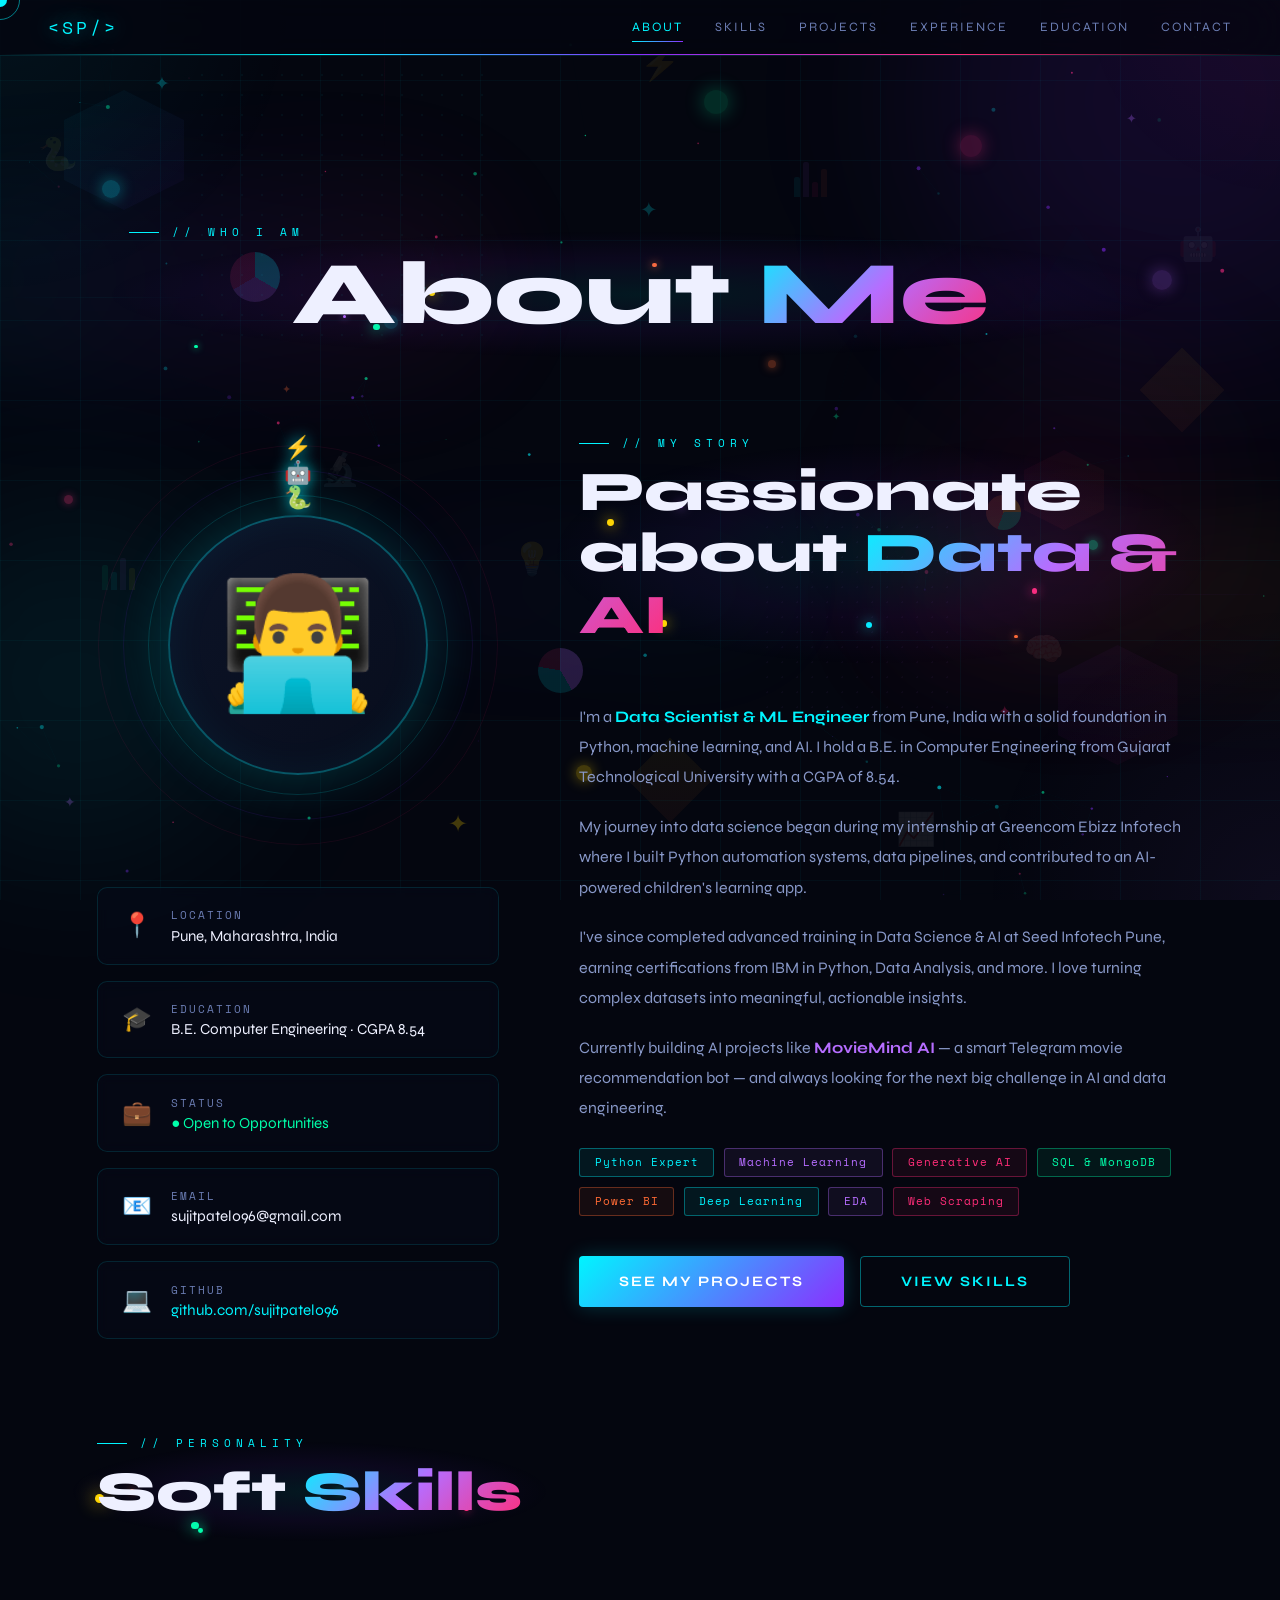
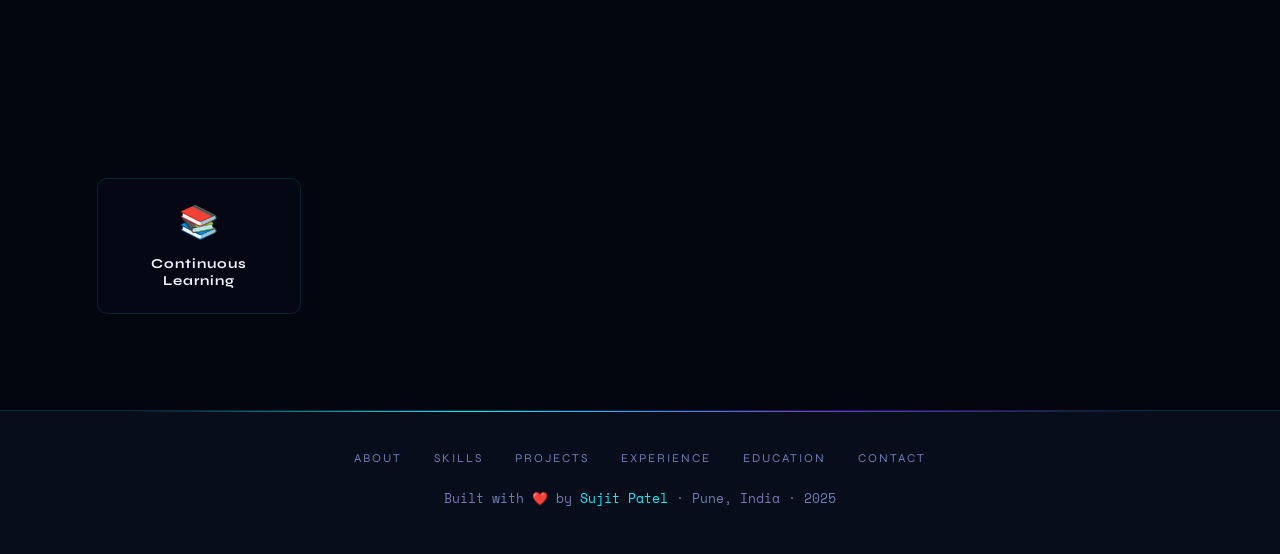
<file: about.html>
<!DOCTYPE html>
<html lang="en">
<head>
<meta charset="UTF-8"><meta name="viewport" content="width=device-width, initial-scale=1.0">
<title>About — Sujit Patel</title>
<link rel="stylesheet" href="style.css">
<style>
  .about-hero { padding:8rem 2rem 2rem;text-align:center;position:relative; }
  .page-title { font-size:clamp(3rem,7vw,6rem);font-weight:800;line-height:1; }
  .page-title span { background:linear-gradient(135deg,var(--cyan),var(--violet2),var(--pink));-webkit-background-clip:text;-webkit-text-fill-color:transparent;background-clip:text; }

  .about-grid { display:grid;grid-template-columns:1fr 1.5fr;gap:5rem;align-items:start;margin-top:4rem; }

  /* Avatar */
  .avatar-wrap { position:relative;display:flex;justify-content:center;align-items:center; }
  .avatar-bg { width:320px;height:320px;position:relative;margin:0 auto; }
  .avatar-circle {
    width:260px;height:260px;border-radius:50%;
    background:linear-gradient(135deg,var(--bg3),var(--bg2));
    border:2px solid rgba(0,245,255,0.3);
    display:flex;align-items:center;justify-content:center;
    font-size:8rem;position:absolute;top:50%;left:50%;
    transform:translate(-50%,-50%);
    box-shadow:0 0 60px rgba(0,245,255,0.2),inset 0 0 40px rgba(0,245,255,0.05);
    animation:avatarPulse 4s ease-in-out infinite;z-index:2;
  }
  @keyframes avatarPulse { 0%,100%{box-shadow:0 0 40px rgba(0,245,255,0.15)}50%{box-shadow:0 0 100px rgba(0,245,255,0.4),0 0 40px rgba(139,47,255,0.2)} }

  .orbit { position:absolute;top:50%;left:50%;border-radius:50%;border:1px solid; }
  .orbit1 { width:300px;height:300px;border-color:rgba(0,245,255,0.15);transform:translate(-50%,-50%);animation:spin 15s linear infinite; }
  .orbit2 { width:350px;height:350px;border-color:rgba(139,47,255,0.1);transform:translate(-50%,-50%);animation:spinReverse 22s linear infinite; }
  .orbit3 { width:400px;height:400px;border-color:rgba(255,45,120,0.08);transform:translate(-50%,-50%);animation:spin 30s linear infinite; }
  .orbit-icon { position:absolute;top:-12px;left:50%;transform:translateX(-50%);font-size:1.4rem;filter:drop-shadow(0 0 8px rgba(0,245,255,0.8)); }

  /* Info cards */
  .info-card { background:rgba(8,13,28,0.8);border:1px solid var(--border);border-radius:10px;padding:1.2rem 1.5rem;margin-bottom:1rem;display:flex;align-items:center;gap:1.2rem;transition:border-color 0.3s,transform 0.3s; }
  .info-card:hover { border-color:rgba(0,245,255,0.3);transform:translateX(6px); }
  .info-icon { font-size:1.5rem;flex-shrink:0; }
  .info-label { font-size:0.68rem;color:var(--muted);letter-spacing:2px;text-transform:uppercase;margin-bottom:0.2rem;font-family:'Space Mono',monospace; }
  .info-value { font-size:0.95rem;color:var(--text); }

  .about-text p { color:#8898c8;line-height:1.9;font-size:1rem;margin-bottom:1.2rem; }

  .badges-wrap { display:flex;flex-wrap:wrap;gap:0.6rem;margin-top:1.5rem; }
  .badge { font-family:'Space Mono',monospace;font-size:0.68rem;padding:0.35rem 0.9rem;border-radius:3px;letter-spacing:1px;transition:transform 0.2s,box-shadow 0.2s; }
  .badge:hover { transform:translateY(-2px); }
  .b-cyan { border:1px solid rgba(0,245,255,0.35);color:var(--cyan);background:rgba(0,245,255,0.07); }
  .b-violet { border:1px solid rgba(182,109,255,0.35);color:var(--violet2);background:rgba(182,109,255,0.07); }
  .b-pink { border:1px solid rgba(255,45,120,0.35);color:var(--pink);background:rgba(255,45,120,0.07); }
  .b-green { border:1px solid rgba(0,255,170,0.35);color:var(--green);background:rgba(0,255,170,0.07); }
  .b-orange { border:1px solid rgba(255,107,53,0.35);color:var(--orange);background:rgba(255,107,53,0.07); }

  /* Soft skills */
  .soft-grid { display:grid;grid-template-columns:repeat(auto-fit,minmax(200px,1fr));gap:1rem;margin-top:3rem; }
  .soft-card { background:rgba(8,13,28,0.8);border:1px solid var(--border);border-radius:10px;padding:1.5rem;text-align:center;transition:transform 0.3s,border-color 0.3s; }
  .soft-card:hover { transform:translateY(-5px);border-color:rgba(139,47,255,0.4); }
  .soft-icon { font-size:2rem;margin-bottom:0.8rem;display:block; }
  .soft-card h4 { font-size:0.85rem;color:var(--text);letter-spacing:1px; }

  /* Languages */
  .lang-row { display:flex;gap:1rem;flex-wrap:wrap;margin-top:2rem; }
  .lang-pill { background:rgba(8,13,28,0.8);border:1px solid var(--border);border-radius:50px;padding:0.6rem 1.5rem;display:flex;align-items:center;gap:0.6rem;font-size:0.85rem;transition:border-color 0.2s; }
  .lang-pill:hover { border-color:var(--cyan); }
  .lang-flag { font-size:1.2rem; }

  @media(max-width:768px) { .about-grid{grid-template-columns:1fr;gap:3rem;} .orbit1{width:260px;height:260px;} .orbit2{width:310px;height:310px;} .orbit3{display:none;} }
</style>
</head>
<body>
<div id="cursor"></div><div id="cursor-ring"></div>
<canvas id="particles"></canvas>
<!-- BACKGROUND ANIMATIONS -->
<div class="bg-ball ball1"></div><div class="bg-ball ball2"></div><div class="bg-ball ball3"></div>
<div class="bg-ball ball4"></div><div class="bg-ball ball5"></div><div class="bg-ball ball6"></div>
<div class="bg-ball ball7"></div><div class="bg-ball ball8"></div><div class="bg-ball ball9"></div><div class="bg-ball ball10"></div>
<div class="bg-icon bgi1">🐍</div><div class="bg-icon bgi2">🤖</div><div class="bg-icon bgi3">📊</div>
<div class="bg-icon bgi4">🧠</div><div class="bg-icon bgi5">⚡</div><div class="bg-icon bgi6">🔬</div>
<div class="bg-icon bgi7">📈</div><div class="bg-icon bgi8">💡</div>
<div class="bg-star star1"></div><div class="bg-star star2"></div><div class="bg-star star3"></div>
<div class="bg-star star4"></div><div class="bg-star star5"></div><div class="bg-star star6"></div>
<div class="bg-star star7"></div><div class="bg-star star8"></div>
<div class="bg-pie pie1"></div><div class="bg-pie pie2"></div><div class="bg-pie pie3"></div>
<div class="bg-bars bars1"><span></span><span></span><span></span><span></span></div>
<div class="bg-bars bars2"><span></span><span></span><span></span><span></span></div>
<div class="bg-line line1"></div><div class="bg-line line2"></div>
<div class="bg-line line3"></div><div class="bg-line line4"></div>
<div class="bg-grid"></div>
<div class="bg-shapes">
  <div class="shape shape-hex shape-hex1"></div>
  <div class="shape shape-hex shape-hex2"></div>
  <div class="shape shape-hex shape-hex3"></div>
  <div class="shape shape-tri shape-tri1"></div>
  <div class="shape shape-tri shape-tri2"></div>
  <div class="shape shape-ring shape-ring1"></div>
  <div class="shape shape-ring shape-ring2"></div>
  <div class="shape shape-diamond shape-diamond1"></div>
  <div class="shape shape-diamond shape-diamond2"></div>
  <div class="shape shape-dots"></div>
  <div class="shape shape-dots2"></div>
</div>
<div class="aurora aurora1"></div>
<div class="aurora aurora2"></div>
<div class="aurora aurora3"></div>
<div class="corner-glow corner-tl"></div>
<div class="corner-glow corner-br"></div>
<div class="corner-glow corner-tr"></div>
<div class="orb orb1"></div><div class="orb orb2"></div><div class="orb orb3"></div>

<nav>
  <div class="nav-logo" onclick="goTo('hero')">&lt;SP/&gt;</div>
  <div class="nav-links">
    <button onclick="goTo('about')">About</button>
    <button onclick="goTo('skills')">Skills</button>
    <button onclick="goTo('projects')">Projects</button>
    <button onclick="goTo('experience')">Experience</button>
    <button onclick="goTo('education')">Education</button>
    <button onclick="goTo('contact')">Contact</button>
  </div>
  <button class="nav-toggle" id="menuBtn" onclick="toggleMenu(event)">☰</button>
</nav>
<div class="mobile-menu" id="mobileMenu">
  <button onclick="mobileGo('about')">About</button><button onclick="mobileGo('skills')">Skills</button>
  <button onclick="mobileGo('projects')">Projects</button><button onclick="mobileGo('experience')">Experience</button>
  <button onclick="mobileGo('education')">Education</button><button onclick="mobileGo('contact')">Contact</button>
</div>

<section style="position:relative;z-index:2;">
  <div class="section-inner">
    <div class="about-hero reveal">
      <p class="section-label">// Who I Am</p>
      <h1 class="page-title">About <span>Me</span></h1>
    </div>

    <div class="about-grid">
      <!-- LEFT: Avatar + Info -->
      <div>
        <div class="avatar-wrap reveal-scale">
          <div class="avatar-bg" style="height:420px;">
            <div class="orbit orbit1"><div class="orbit-icon">🐍</div></div>
            <div class="orbit orbit2"><div class="orbit-icon">🤖</div></div>
            <div class="orbit orbit3"><div class="orbit-icon">⚡</div></div>
            <div class="avatar-circle">👨‍💻</div>
          </div>
        </div>

        <div style="margin-top:2rem;">
          <div class="info-card reveal"><span class="info-icon">📍</span><div><p class="info-label">Location</p><p class="info-value">Pune, Maharashtra, India</p></div></div>
          <div class="info-card reveal"><span class="info-icon">🎓</span><div><p class="info-label">Education</p><p class="info-value">B.E. Computer Engineering · CGPA 8.54</p></div></div>
          <div class="info-card reveal"><span class="info-icon">💼</span><div><p class="info-label">Status</p><p class="info-value" style="color:var(--green);">● Open to Opportunities</p></div></div>
          <div class="info-card reveal"><span class="info-icon">📧</span><div><p class="info-label">Email</p><p class="info-value">sujitpatel096@gmail.com</p></div></div>
          <div class="info-card reveal"><span class="info-icon">💻</span><div><p class="info-label">GitHub</p><p class="info-value"><a href="https://github.com/sujitpatel096" style="color:var(--cyan);text-decoration:none;" target="_blank">github.com/sujitpatel096</a></p></div></div>
        </div>
      </div>

      <!-- RIGHT: Text -->
      <div class="reveal-right">
        <p class="section-label">// My Story</p>
        <h2 class="section-title">Passionate about <span class="highlight">Data & AI</span></h2>

        <div class="about-text">
          <p>I'm a <strong style="color:var(--cyan);">Data Scientist & ML Engineer</strong> from Pune, India with a solid foundation in Python, machine learning, and AI. I hold a B.E. in Computer Engineering from Gujarat Technological University with a CGPA of 8.54.</p>
          <p>My journey into data science began during my internship at Greencom Ebizz Infotech where I built Python automation systems, data pipelines, and contributed to an AI-powered children's learning app.</p>
          <p>I've since completed advanced training in Data Science & AI at Seed Infotech Pune, earning certifications from IBM in Python, Data Analysis, and more. I love turning complex datasets into meaningful, actionable insights.</p>
          <p>Currently building AI projects like <strong style="color:var(--violet2);">MovieMind AI</strong> — a smart Telegram movie recommendation bot — and always looking for the next big challenge in AI and data engineering.</p>
        </div>

        <div class="badges-wrap">
          <span class="badge b-cyan">Python Expert</span>
          <span class="badge b-violet">Machine Learning</span>
          <span class="badge b-pink">Generative AI</span>
          <span class="badge b-green">SQL & MongoDB</span>
          <span class="badge b-orange">Power BI</span>
          <span class="badge b-cyan">Deep Learning</span>
          <span class="badge b-violet">EDA</span>
          <span class="badge b-pink">Web Scraping</span>
        </div>

        <div style="margin-top:2.5rem;display:flex;gap:1rem;flex-wrap:wrap;">
          <button onclick="goTo('projects')" class="btn-primary"><span>See My Projects</span></button>
          <button onclick="goTo('skills')" class="btn-outline">View Skills</button>
        </div>
      </div>
    </div>

    <!-- Soft Skills -->
    <div style="margin-top:5rem;">
      <p class="section-label reveal">// Personality</p>
      <h2 class="section-title reveal">Soft <span class="highlight">Skills</span></h2>
      <div class="soft-grid">
        <div class="soft-card reveal"><span class="soft-icon">🧩</span><h4>Problem Solving</h4></div>
        <div class="soft-card reveal"><span class="soft-icon">🔍</span><h4>Analytical Thinking</h4></div>
        <div class="soft-card reveal"><span class="soft-icon">🤝</span><h4>Team Collaboration</h4></div>
        <div class="soft-card reveal"><span class="soft-icon">💬</span><h4>Communication</h4></div>
        <div class="soft-card reveal"><span class="soft-icon">🚀</span><h4>Self-Motivated</h4></div>
        <div class="soft-card reveal"><span class="soft-icon">📚</span><h4>Continuous Learning</h4></div>
      </div>
    </div>
  </div>
</section>

<footer>
  <div class="footer-inner">
    <div class="footer-nav">
      <button onclick="goTo('about')">About</button><button onclick="goTo('skills')">Skills</button>
      <button onclick="goTo('projects')">Projects</button><button onclick="goTo('experience')">Experience</button>
      <button onclick="goTo('education')">Education</button><button onclick="goTo('contact')">Contact</button>
    </div>
    <p>Built with ❤️ by <span>Sujit Patel</span> · Pune, India · 2025</p>
  </div>
</footer>
<script src="script.js"></script>

<script>
// ===== TITLE BACKGROUND SPARKLES =====
(function() {
  const sparkColors = ['#00f5ff','#b66dff','#ff2d78','#00ffaa','#ffd700','#ff6b35'];

  function addTitleSparks(el) {
    const count = 6;
    for (let i = 0; i < count; i++) {
      const spark = document.createElement('div');
      spark.className = 'title-spark';
      const size = Math.random() * 6 + 3;
      const color = sparkColors[Math.floor(Math.random() * sparkColors.length)];
      spark.style.cssText = `
        width:${size}px; height:${size}px;
        background:${color};
        left:${Math.random() * 110 - 5}%;
        top:${Math.random() * 120 - 10}%;
        animation-duration:${Math.random() * 3 + 2}s;
        animation-delay:-${Math.random() * 3}s;
        box-shadow: 0 0 ${size * 2}px ${color};
      `;
      el.style.position = 'relative';
      el.appendChild(spark);
    }
  }

  window.addEventListener('load', function() {
    // Add to all page titles and section titles
    document.querySelectorAll('.page-title, .section-title, .hero-name').forEach(el => {
      addTitleSparks(el);
    });
  });
})();
</script>

</body>
</html>
</file>
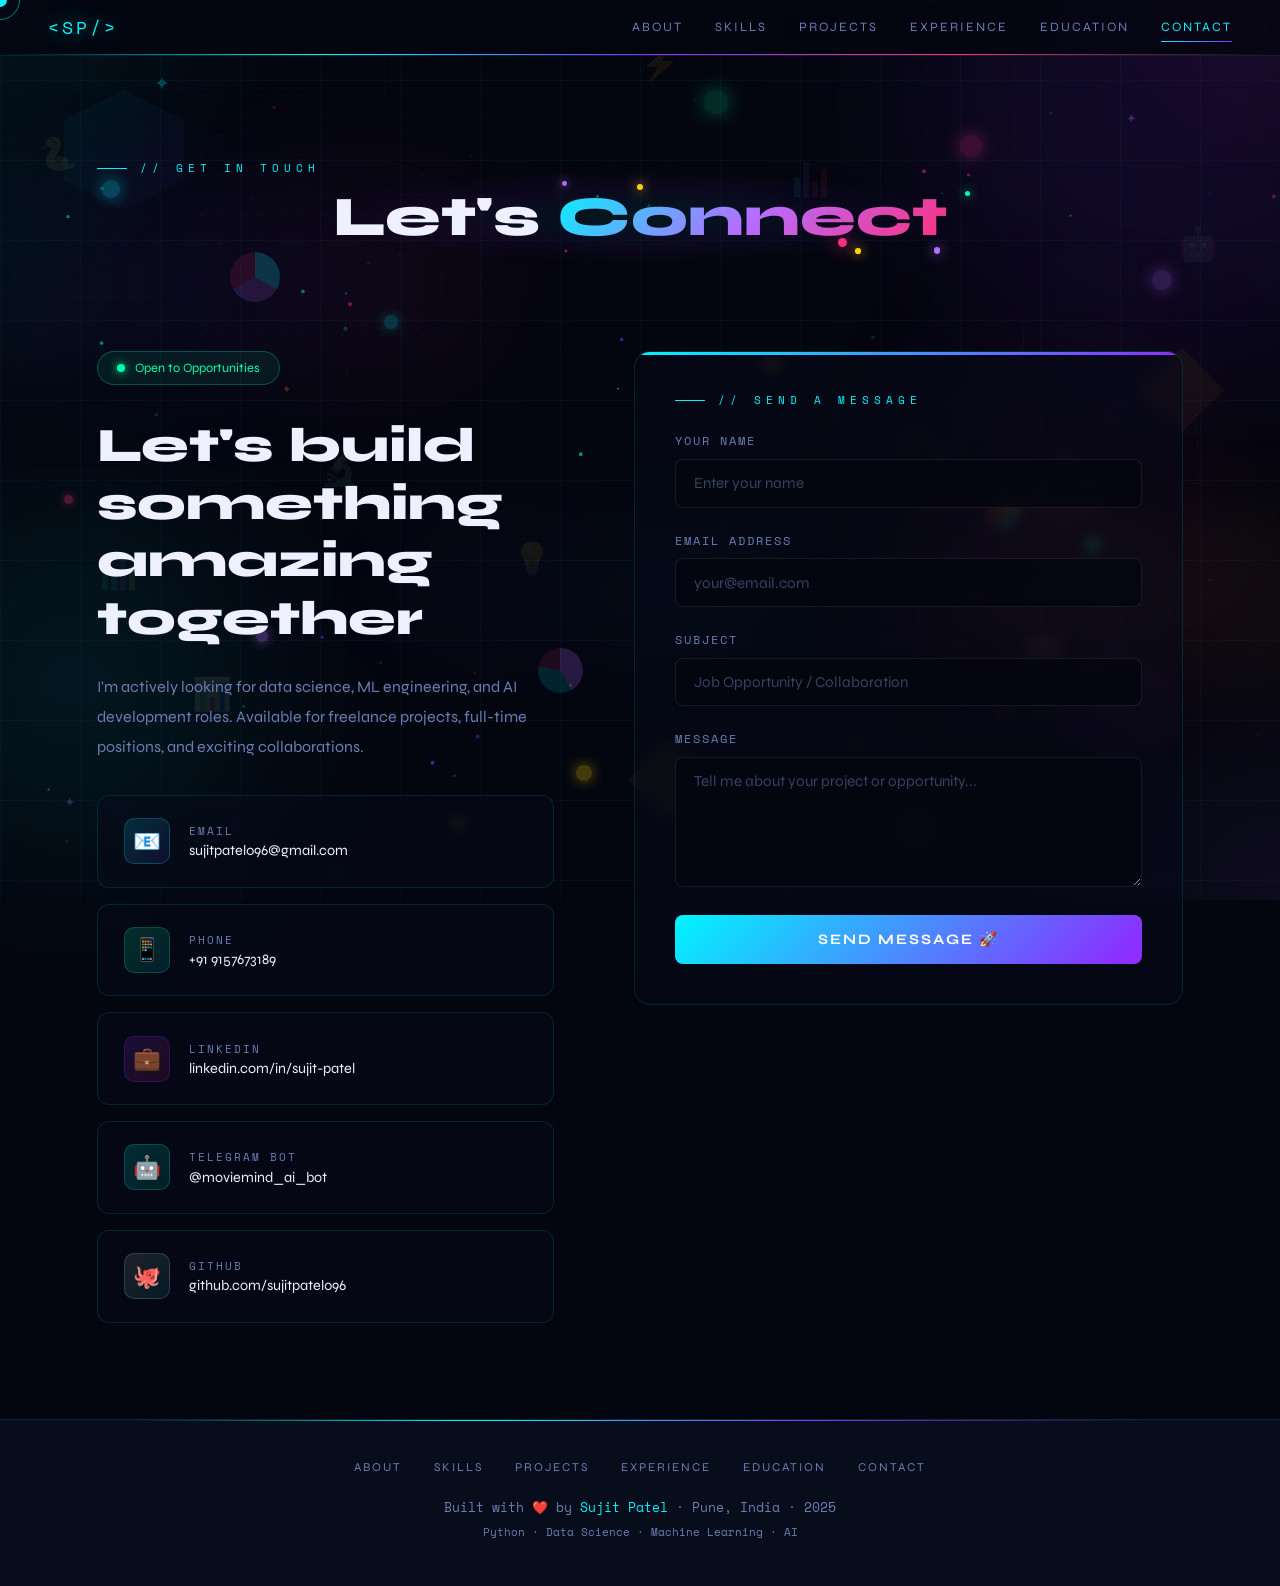
<file: contact.html>
<!DOCTYPE html>
<html lang="en">
<head>
<meta charset="UTF-8"><meta name="viewport" content="width=device-width, initial-scale=1.0">
<title>Contact — Sujit Patel</title>
<link rel="stylesheet" href="style.css">
<style>
  .contact-layout { display:grid;grid-template-columns:1fr 1.2fr;gap:5rem;align-items:start;margin-top:3rem; }

  /* Left */
  .contact-intro h2 { font-size:clamp(2rem,4vw,3rem);font-weight:800;line-height:1.2;margin-bottom:1.5rem; }
  .contact-intro p { color:#6b7db3;font-size:1rem;line-height:1.9;margin-bottom:2rem; }
  .contact-cards-list { display:flex;flex-direction:column;gap:1rem; }
  .c-card { background:var(--card);border:1px solid var(--border);border-radius:12px;padding:1.4rem 1.6rem;display:flex;align-items:center;gap:1.2rem;transition:border-color 0.3s,transform 0.3s,box-shadow 0.3s;text-decoration:none;cursor:none; }
  .c-card:hover { border-color:rgba(0,245,255,0.35);transform:translateX(8px);box-shadow:0 15px 50px rgba(0,0,0,0.4),0 0 20px rgba(0,245,255,0.08); }
  .c-icon { width:46px;height:46px;border-radius:10px;display:flex;align-items:center;justify-content:center;font-size:1.4rem;flex-shrink:0; }
  .ci-email { background:linear-gradient(135deg,rgba(0,245,255,0.15),rgba(139,47,255,0.1));border:1px solid rgba(0,245,255,0.2); }
  .ci-phone { background:linear-gradient(135deg,rgba(0,255,170,0.15),rgba(0,245,255,0.1));border:1px solid rgba(0,255,170,0.2); }
  .ci-linkedin { background:linear-gradient(135deg,rgba(139,47,255,0.15),rgba(255,45,120,0.1));border:1px solid rgba(139,47,255,0.2); }
  .ci-telegram { background:linear-gradient(135deg,rgba(0,245,255,0.15),rgba(0,255,170,0.1));border:1px solid rgba(0,245,255,0.2); }
  .c-label { font-size:0.68rem;color:var(--muted);letter-spacing:2px;text-transform:uppercase;font-family:'Space Mono',monospace;margin-bottom:0.2rem; }
  .c-value { font-size:0.9rem;color:var(--text);transition:color 0.2s; }
  .c-card:hover .c-value { color:var(--cyan); }

  /* Right: contact form */
  .contact-form-wrap { background:var(--card);border:1px solid var(--border);border-radius:16px;padding:2.5rem;position:relative;overflow:hidden; }
  .contact-form-wrap::before { content:'';position:absolute;top:0;left:0;right:0;height:3px;background:linear-gradient(90deg,var(--cyan),var(--violet),var(--pink));animation:borderFlow 4s ease infinite;background-size:200% auto; }

  .form-group { margin-bottom:1.5rem; }
  .form-label { display:block;font-size:0.72rem;color:var(--muted);letter-spacing:2px;text-transform:uppercase;font-family:'Space Mono',monospace;margin-bottom:0.6rem; }
  .form-input { width:100%;background:rgba(4,6,15,0.8);border:1px solid rgba(255,255,255,0.08);border-radius:8px;padding:0.9rem 1.1rem;color:var(--text);font-family:'Syne',sans-serif;font-size:0.95rem;transition:border-color 0.3s,box-shadow 0.3s;outline:none;cursor:none; }
  .form-input:focus { border-color:rgba(0,245,255,0.4);box-shadow:0 0 0 3px rgba(0,245,255,0.08); }
  .form-input::placeholder { color:rgba(107,125,179,0.5); }
  textarea.form-input { resize:vertical;min-height:130px; }

  .form-submit { width:100%;background:linear-gradient(135deg,var(--cyan),var(--violet),var(--pink));border:none;border-radius:8px;padding:1rem;color:#fff;font-family:'Syne',sans-serif;font-size:0.9rem;font-weight:700;letter-spacing:2px;text-transform:uppercase;cursor:none;transition:transform 0.3s,box-shadow 0.3s;position:relative;overflow:hidden;background-size:200% auto;animation:borderFlow 4s linear infinite; }
  .form-submit:hover { transform:translateY(-3px);box-shadow:0 0 40px rgba(0,245,255,0.4),0 20px 60px rgba(0,0,0,0.4); }

  /* Availability badge */
  .avail-badge { display:inline-flex;align-items:center;gap:0.6rem;background:rgba(0,255,170,0.08);border:1px solid rgba(0,255,170,0.25);border-radius:50px;padding:0.5rem 1.2rem;margin-bottom:2rem;font-size:0.8rem;color:var(--green); }
  .avail-dot { width:8px;height:8px;border-radius:50%;background:var(--green);box-shadow:0 0 10px var(--green);animation:pulse 2s ease infinite; }

  @media(max-width:768px) { .contact-layout{grid-template-columns:1fr;gap:3rem;} }
</style>
</head>
<body>
<div id="cursor"></div><div id="cursor-ring"></div>
<canvas id="particles"></canvas>
<!-- BACKGROUND ANIMATIONS -->
<div class="bg-ball ball1"></div><div class="bg-ball ball2"></div><div class="bg-ball ball3"></div>
<div class="bg-ball ball4"></div><div class="bg-ball ball5"></div><div class="bg-ball ball6"></div>
<div class="bg-ball ball7"></div><div class="bg-ball ball8"></div><div class="bg-ball ball9"></div><div class="bg-ball ball10"></div>
<div class="bg-icon bgi1">🐍</div><div class="bg-icon bgi2">🤖</div><div class="bg-icon bgi3">📊</div>
<div class="bg-icon bgi4">🧠</div><div class="bg-icon bgi5">⚡</div><div class="bg-icon bgi6">🔬</div>
<div class="bg-icon bgi7">📈</div><div class="bg-icon bgi8">💡</div>
<div class="bg-star star1"></div><div class="bg-star star2"></div><div class="bg-star star3"></div>
<div class="bg-star star4"></div><div class="bg-star star5"></div><div class="bg-star star6"></div>
<div class="bg-star star7"></div><div class="bg-star star8"></div>
<div class="bg-pie pie1"></div><div class="bg-pie pie2"></div><div class="bg-pie pie3"></div>
<div class="bg-bars bars1"><span></span><span></span><span></span><span></span></div>
<div class="bg-bars bars2"><span></span><span></span><span></span><span></span></div>
<div class="bg-line line1"></div><div class="bg-line line2"></div>
<div class="bg-line line3"></div><div class="bg-line line4"></div>
<div class="bg-grid"></div>
<div class="bg-shapes">
  <div class="shape shape-hex shape-hex1"></div>
  <div class="shape shape-hex shape-hex2"></div>
  <div class="shape shape-hex shape-hex3"></div>
  <div class="shape shape-tri shape-tri1"></div>
  <div class="shape shape-tri shape-tri2"></div>
  <div class="shape shape-ring shape-ring1"></div>
  <div class="shape shape-ring shape-ring2"></div>
  <div class="shape shape-diamond shape-diamond1"></div>
  <div class="shape shape-diamond shape-diamond2"></div>
  <div class="shape shape-dots"></div>
  <div class="shape shape-dots2"></div>
</div>
<div class="aurora aurora1"></div>
<div class="aurora aurora2"></div>
<div class="aurora aurora3"></div>
<div class="corner-glow corner-tl"></div>
<div class="corner-glow corner-br"></div>
<div class="corner-glow corner-tr"></div>
<div class="orb orb1"></div><div class="orb orb2"></div><div class="orb orb3"></div>
<nav>
  <div class="nav-logo" onclick="goTo('hero')">&lt;SP/&gt;</div>
  <div class="nav-links">
    <button onclick="goTo('about')">About</button><button onclick="goTo('skills')">Skills</button>
    <button onclick="goTo('projects')">Projects</button><button onclick="goTo('experience')">Experience</button>
    <button onclick="goTo('education')">Education</button><button onclick="goTo('contact')">Contact</button>
  </div>
  <button class="nav-toggle" id="menuBtn" onclick="toggleMenu(event)">☰</button>
</nav>
<div class="mobile-menu" id="mobileMenu">
  <button onclick="mobileGo('about')">About</button><button onclick="mobileGo('skills')">Skills</button>
  <button onclick="mobileGo('projects')">Projects</button><button onclick="mobileGo('experience')">Experience</button>
  <button onclick="mobileGo('education')">Education</button><button onclick="mobileGo('contact')">Contact</button>
</div>

<section style="position:relative;z-index:2;">
  <div class="section-inner">
    <div style="text-align:center;padding-top:4rem;margin-bottom:1rem;">
      <p class="section-label reveal">// Get In Touch</p>
      <h1 class="section-title reveal">Let's <span class="highlight">Connect</span></h1>
    </div>

    <div class="contact-layout">
      <!-- Left -->
      <div class="reveal-left">
        <div class="avail-badge"><div class="avail-dot"></div>Open to Opportunities</div>
        <div class="contact-intro">
          <h2>Let's build something <span class="highlight">amazing</span> together</h2>
          <p>I'm actively looking for data science, ML engineering, and AI development roles. Available for freelance projects, full-time positions, and exciting collaborations.</p>
        </div>
        <div class="contact-cards-list">
          <a href="mailto:sujitpatel096@gmail.com" class="c-card">
            <div class="c-icon ci-email">📧</div>
            <div><p class="c-label">Email</p><p class="c-value">sujitpatel096@gmail.com</p></div>
          </a>
          <a href="tel:+919157673189" class="c-card">
            <div class="c-icon ci-phone">📱</div>
            <div><p class="c-label">Phone</p><p class="c-value">+91 9157673189</p></div>
          </a>
          <a href="https://www.linkedin.com/in/sujit-patel-ba5658275" class="c-card">
            <div class="c-icon ci-linkedin">💼</div>
            <div><p class="c-label">LinkedIn</p><p class="c-value">linkedin.com/in/sujit-patel</p></div>
          </a>
          <a href="https://t.me/moviemind_ai_bot" class="c-card">
            <div class="c-icon ci-telegram">🤖</div>
            <div><p class="c-label">Telegram Bot</p><p class="c-value">@moviemind_ai_bot</p></div>
          </a>
          <a href="https://github.com/sujitpatel096" class="c-card" target="_blank">
            <div class="c-icon" style="background:linear-gradient(135deg,rgba(255,255,255,0.1),rgba(0,245,255,0.08));border:1px solid rgba(255,255,255,0.15);">🐙</div>
            <div><p class="c-label">GitHub</p><p class="c-value">github.com/sujitpatel096</p></div>
          </a>
        </div>
      </div>

      <!-- Right: Form -->
      <div class="contact-form-wrap reveal-right">
        <p class="section-label" style="margin-bottom:1.5rem;">// Send a Message</p>
        <div class="form-group">
          <label class="form-label">Your Name</label>
          <input type="text" class="form-input" placeholder="Enter your name" id="fname">
        </div>
        <div class="form-group">
          <label class="form-label">Email Address</label>
          <input type="email" class="form-input" placeholder="your@email.com" id="femail">
        </div>
        <div class="form-group">
          <label class="form-label">Subject</label>
          <input type="text" class="form-input" placeholder="Job Opportunity / Collaboration" id="fsubject">
        </div>
        <div class="form-group">
          <label class="form-label">Message</label>
          <textarea class="form-input" placeholder="Tell me about your project or opportunity..." id="fmessage"></textarea>
        </div>
        <button class="form-submit" onclick="sendEmail()">Send Message 🚀</button>
      </div>
    </div>
  </div>
</section>

<footer>
  <div class="footer-inner">
    <div class="footer-nav">
      <button onclick="goTo('about')">About</button><button onclick="goTo('skills')">Skills</button>
      <button onclick="goTo('projects')">Projects</button><button onclick="goTo('experience')">Experience</button>
      <button onclick="goTo('education')">Education</button><button onclick="goTo('contact')">Contact</button>
    </div>
    <p>Built with ❤️ by <span>Sujit Patel</span> · Pune, India · 2025</p>
    <p style="margin-top:0.3rem;font-size:0.7rem;">Python · Data Science · Machine Learning · AI</p>
  </div>
</footer>
<script src="script.js"></script>
<script>
function sendEmail() {
  const name = document.getElementById('fname').value;
  const email = document.getElementById('femail').value;
  const subject = document.getElementById('fsubject').value;
  const message = document.getElementById('fmessage').value;
  if (!name || !email || !message) { alert('Please fill in all required fields!'); return; }
  const mailtoLink = `mailto:sujitpatel096@gmail.com?subject=${encodeURIComponent(subject || 'Message from Portfolio')}&body=${encodeURIComponent(`Name: ${name}\nEmail: ${email}\n\n${message}`)}`;
  window.location.href = mailtoLink;
}
</script>

<script>
// ===== TITLE BACKGROUND SPARKLES =====
(function() {
  const sparkColors = ['#00f5ff','#b66dff','#ff2d78','#00ffaa','#ffd700','#ff6b35'];

  function addTitleSparks(el) {
    const count = 6;
    for (let i = 0; i < count; i++) {
      const spark = document.createElement('div');
      spark.className = 'title-spark';
      const size = Math.random() * 6 + 3;
      const color = sparkColors[Math.floor(Math.random() * sparkColors.length)];
      spark.style.cssText = `
        width:${size}px; height:${size}px;
        background:${color};
        left:${Math.random() * 110 - 5}%;
        top:${Math.random() * 120 - 10}%;
        animation-duration:${Math.random() * 3 + 2}s;
        animation-delay:-${Math.random() * 3}s;
        box-shadow: 0 0 ${size * 2}px ${color};
      `;
      el.style.position = 'relative';
      el.appendChild(spark);
    }
  }

  window.addEventListener('load', function() {
    // Add to all page titles and section titles
    document.querySelectorAll('.page-title, .section-title, .hero-name').forEach(el => {
      addTitleSparks(el);
    });
  });
})();
</script>

</body>
</html>
</file>
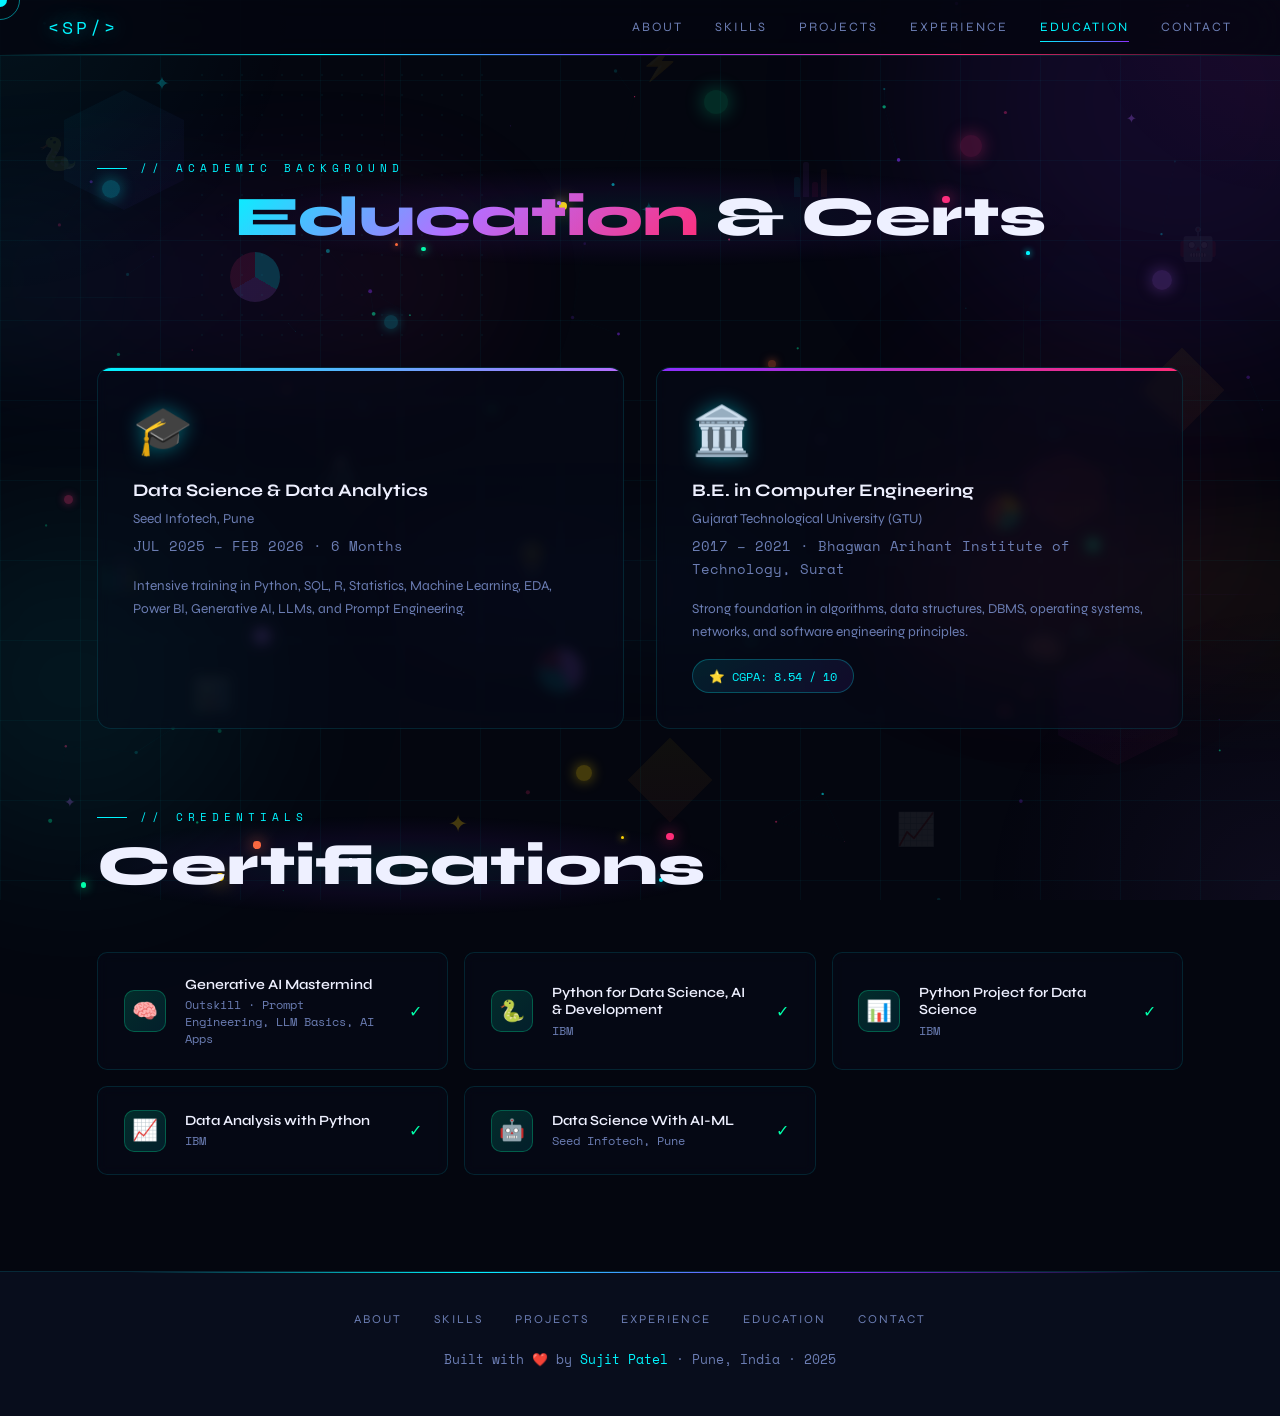
<file: education.html>
<!DOCTYPE html>
<html lang="en">
<head>
<meta charset="UTF-8"><meta name="viewport" content="width=device-width, initial-scale=1.0">
<title>Education — Sujit Patel</title>
<link rel="stylesheet" href="style.css">
<style>
  .edu-grid { display:grid;grid-template-columns:repeat(auto-fit,minmax(320px,1fr));gap:2rem;margin-bottom:5rem; }
  .edu-card { background:var(--card);border:1px solid var(--border);border-radius:14px;padding:2.2rem;position:relative;overflow:hidden;transition:transform 0.4s,border-color 0.3s,box-shadow 0.4s; }
  .edu-card::before { content:'';position:absolute;top:0;left:0;right:0;height:3px;background:var(--grad); }
  .edu-card:hover { transform:translateY(-10px);border-color:rgba(0,245,255,0.25);box-shadow:0 30px 80px rgba(0,0,0,0.5); }
  .edu-card[data-c="cyan"] { --grad:linear-gradient(90deg,var(--cyan),var(--violet2)); }
  .edu-card[data-c="violet"] { --grad:linear-gradient(90deg,var(--violet),var(--pink)); }
  .edu-icon-big { font-size:3rem;display:block;margin-bottom:1.2rem;filter:drop-shadow(0 0 10px rgba(0,245,255,0.4)); }
  .edu-card h3 { font-size:1.1rem;font-weight:700;margin-bottom:0.4rem; }
  .edu-org { color:var(--cyan);font-size:0.88rem;margin-bottom:0.3rem; }
  .edu-period { font-family:'Space Mono',monospace;font-size:0.7rem;color:var(--muted);margin-bottom:1rem; }
  .edu-card p { color:#6b7db3;font-size:0.85rem;line-height:1.7; }
  .cgpa-badge { display:inline-flex;align-items:center;gap:0.5rem;background:linear-gradient(135deg,rgba(0,245,255,0.1),rgba(139,47,255,0.1));border:1px solid rgba(0,245,255,0.25);border-radius:50px;padding:0.4rem 1rem;font-family:'Space Mono',monospace;font-size:0.78rem;color:var(--cyan);margin-top:1rem; }

  /* Certs */
  .certs-grid { display:grid;grid-template-columns:repeat(auto-fit,minmax(280px,1fr));gap:1rem; }
  .cert-card { background:var(--card);border:1px solid var(--border);border-radius:10px;padding:1.4rem 1.6rem;display:flex;align-items:center;gap:1.2rem;transition:border-color 0.3s,transform 0.3s,box-shadow 0.3s; }
  .cert-card:hover { border-color:rgba(0,255,170,0.35);transform:translateX(6px);box-shadow:0 10px 40px rgba(0,0,0,0.3); }
  .cert-icon { width:42px;height:42px;border-radius:10px;background:linear-gradient(135deg,rgba(0,255,170,0.15),rgba(0,245,255,0.1));border:1px solid rgba(0,255,170,0.25);display:flex;align-items:center;justify-content:center;font-size:1.3rem;flex-shrink:0; }
  .cert-name { font-size:0.88rem;color:var(--text);font-weight:600;margin-bottom:0.2rem; }
  .cert-issuer { font-size:0.72rem;color:var(--muted);font-family:'Space Mono',monospace; }
  .cert-check { color:var(--green);font-size:1rem;margin-left:auto;flex-shrink:0; }
</style>
</head>
<body>
<div id="cursor"></div><div id="cursor-ring"></div>
<canvas id="particles"></canvas>
<!-- BACKGROUND ANIMATIONS -->
<div class="bg-ball ball1"></div><div class="bg-ball ball2"></div><div class="bg-ball ball3"></div>
<div class="bg-ball ball4"></div><div class="bg-ball ball5"></div><div class="bg-ball ball6"></div>
<div class="bg-ball ball7"></div><div class="bg-ball ball8"></div><div class="bg-ball ball9"></div><div class="bg-ball ball10"></div>
<div class="bg-icon bgi1">🐍</div><div class="bg-icon bgi2">🤖</div><div class="bg-icon bgi3">📊</div>
<div class="bg-icon bgi4">🧠</div><div class="bg-icon bgi5">⚡</div><div class="bg-icon bgi6">🔬</div>
<div class="bg-icon bgi7">📈</div><div class="bg-icon bgi8">💡</div>
<div class="bg-star star1"></div><div class="bg-star star2"></div><div class="bg-star star3"></div>
<div class="bg-star star4"></div><div class="bg-star star5"></div><div class="bg-star star6"></div>
<div class="bg-star star7"></div><div class="bg-star star8"></div>
<div class="bg-pie pie1"></div><div class="bg-pie pie2"></div><div class="bg-pie pie3"></div>
<div class="bg-bars bars1"><span></span><span></span><span></span><span></span></div>
<div class="bg-bars bars2"><span></span><span></span><span></span><span></span></div>
<div class="bg-line line1"></div><div class="bg-line line2"></div>
<div class="bg-line line3"></div><div class="bg-line line4"></div>
<div class="bg-grid"></div>
<div class="bg-shapes">
  <div class="shape shape-hex shape-hex1"></div>
  <div class="shape shape-hex shape-hex2"></div>
  <div class="shape shape-hex shape-hex3"></div>
  <div class="shape shape-tri shape-tri1"></div>
  <div class="shape shape-tri shape-tri2"></div>
  <div class="shape shape-ring shape-ring1"></div>
  <div class="shape shape-ring shape-ring2"></div>
  <div class="shape shape-diamond shape-diamond1"></div>
  <div class="shape shape-diamond shape-diamond2"></div>
  <div class="shape shape-dots"></div>
  <div class="shape shape-dots2"></div>
</div>
<div class="aurora aurora1"></div>
<div class="aurora aurora2"></div>
<div class="aurora aurora3"></div>
<div class="corner-glow corner-tl"></div>
<div class="corner-glow corner-br"></div>
<div class="corner-glow corner-tr"></div>
<div class="orb orb1"></div><div class="orb orb2"></div><div class="orb orb3"></div>
<nav>
  <div class="nav-logo" onclick="goTo('hero')">&lt;SP/&gt;</div>
  <div class="nav-links">
    <button onclick="goTo('about')">About</button><button onclick="goTo('skills')">Skills</button>
    <button onclick="goTo('projects')">Projects</button><button onclick="goTo('experience')">Experience</button>
    <button onclick="goTo('education')">Education</button><button onclick="goTo('contact')">Contact</button>
  </div>
  <button class="nav-toggle" id="menuBtn" onclick="toggleMenu(event)">☰</button>
</nav>
<div class="mobile-menu" id="mobileMenu">
  <button onclick="mobileGo('about')">About</button><button onclick="mobileGo('skills')">Skills</button>
  <button onclick="mobileGo('projects')">Projects</button><button onclick="mobileGo('experience')">Experience</button>
  <button onclick="mobileGo('education')">Education</button><button onclick="mobileGo('contact')">Contact</button>
</div>

<section style="position:relative;z-index:2;">
  <div class="section-inner">
    <div style="text-align:center;padding-top:4rem;margin-bottom:4rem;">
      <p class="section-label reveal">// Academic Background</p>
      <h1 class="section-title reveal"><span class="highlight">Education</span> & Certs</h1>
    </div>

    <div class="edu-grid">
      <div class="edu-card reveal" data-c="cyan">
        <span class="edu-icon-big">🎓</span>
        <h3>Data Science & Data Analytics</h3>
        <p class="edu-org">Seed Infotech, Pune</p>
        <p class="edu-period">JUL 2025 – FEB 2026 · 6 Months</p>
        <p>Intensive training in Python, SQL, R, Statistics, Machine Learning, EDA, Power BI, Generative AI, LLMs, and Prompt Engineering.</p>
      </div>
      <div class="edu-card reveal" data-c="violet">
        <span class="edu-icon-big">🏛️</span>
        <h3>B.E. in Computer Engineering</h3>
        <p class="edu-org">Gujarat Technological University (GTU)</p>
        <p class="edu-period">2017 – 2021 · Bhagwan Arihant Institute of Technology, Surat</p>
        <p>Strong foundation in algorithms, data structures, DBMS, operating systems, networks, and software engineering principles.</p>
        <div class="cgpa-badge">⭐ CGPA: 8.54 / 10</div>
      </div>
    </div>

    <!-- Certifications -->
    <p class="section-label reveal">// Credentials</p>
    <h2 class="section-title reveal">Certifications</h2>
    <div class="certs-grid">
      <div class="cert-card reveal">
        <div class="cert-icon">🧠</div>
        <div><p class="cert-name">Generative AI Mastermind</p><p class="cert-issuer">Outskill · Prompt Engineering, LLM Basics, AI Apps</p></div>
        <span class="cert-check">✓</span>
      </div>
      <div class="cert-card reveal">
        <div class="cert-icon">🐍</div>
        <div><p class="cert-name">Python for Data Science, AI & Development</p><p class="cert-issuer">IBM</p></div>
        <span class="cert-check">✓</span>
      </div>
      <div class="cert-card reveal">
        <div class="cert-icon">📊</div>
        <div><p class="cert-name">Python Project for Data Science</p><p class="cert-issuer">IBM</p></div>
        <span class="cert-check">✓</span>
      </div>
      <div class="cert-card reveal">
        <div class="cert-icon">📈</div>
        <div><p class="cert-name">Data Analysis with Python</p><p class="cert-issuer">IBM</p></div>
        <span class="cert-check">✓</span>
      </div>
      <div class="cert-card reveal">
        <div class="cert-icon">🤖</div>
        <div><p class="cert-name">Data Science With AI-ML</p><p class="cert-issuer">Seed Infotech, Pune</p></div>
        <span class="cert-check">✓</span>
      </div>
    </div>
  </div>
</section>

<footer>
  <div class="footer-inner">
    <div class="footer-nav">
      <button onclick="goTo('about')">About</button><button onclick="goTo('skills')">Skills</button>
      <button onclick="goTo('projects')">Projects</button><button onclick="goTo('experience')">Experience</button>
      <button onclick="goTo('education')">Education</button><button onclick="goTo('contact')">Contact</button>
    </div>
    <p>Built with ❤️ by <span>Sujit Patel</span> · Pune, India · 2025</p>
  </div>
</footer>
<script src="script.js"></script>

<script>
// ===== TITLE BACKGROUND SPARKLES =====
(function() {
  const sparkColors = ['#00f5ff','#b66dff','#ff2d78','#00ffaa','#ffd700','#ff6b35'];

  function addTitleSparks(el) {
    const count = 6;
    for (let i = 0; i < count; i++) {
      const spark = document.createElement('div');
      spark.className = 'title-spark';
      const size = Math.random() * 6 + 3;
      const color = sparkColors[Math.floor(Math.random() * sparkColors.length)];
      spark.style.cssText = `
        width:${size}px; height:${size}px;
        background:${color};
        left:${Math.random() * 110 - 5}%;
        top:${Math.random() * 120 - 10}%;
        animation-duration:${Math.random() * 3 + 2}s;
        animation-delay:-${Math.random() * 3}s;
        box-shadow: 0 0 ${size * 2}px ${color};
      `;
      el.style.position = 'relative';
      el.appendChild(spark);
    }
  }

  window.addEventListener('load', function() {
    // Add to all page titles and section titles
    document.querySelectorAll('.page-title, .section-title, .hero-name').forEach(el => {
      addTitleSparks(el);
    });
  });
})();
</script>

</body>
</html>
</file>
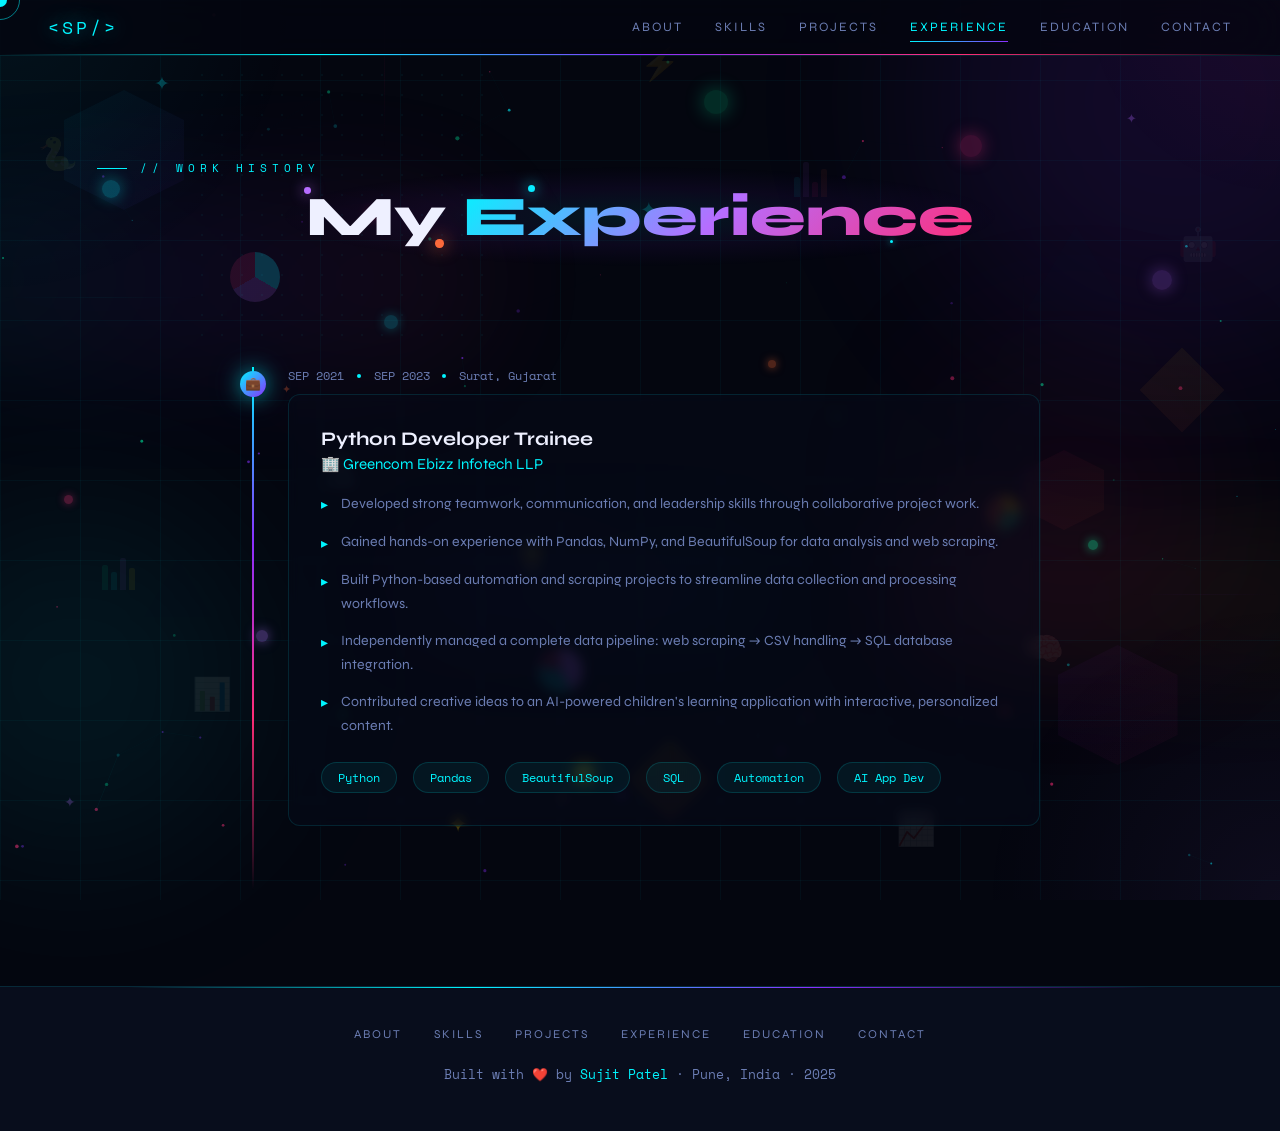
<file: experience.html>
<!DOCTYPE html>
<html lang="en">
<head>
<meta charset="UTF-8"><meta name="viewport" content="width=device-width, initial-scale=1.0">
<title>Experience — Sujit Patel</title>
<link rel="stylesheet" href="style.css">
<style>
  .timeline { position:relative;padding-left:3rem;max-width:800px;margin:0 auto; }
  .timeline::before { content:'';position:absolute;left:12px;top:0;bottom:0;width:2px;background:linear-gradient(to bottom,var(--cyan),var(--violet),var(--pink),transparent); }

  .timeline-item { position:relative;padding-bottom:4rem; }
  .timeline-dot-wrap { position:absolute;left:-3rem;top:4px;display:flex;align-items:center;justify-content:center; }
  .timeline-dot { width:26px;height:26px;border-radius:50%;background:linear-gradient(135deg,var(--cyan),var(--violet));display:flex;align-items:center;justify-content:center;font-size:0.8rem;box-shadow:0 0 20px rgba(0,245,255,0.5),0 0 40px rgba(0,245,255,0.2);animation:dotPulse 3s ease infinite; }
  @keyframes dotPulse { 0%,100%{box-shadow:0 0 15px rgba(0,245,255,0.4)}50%{box-shadow:0 0 30px rgba(0,245,255,0.8),0 0 60px rgba(0,245,255,0.3)} }

  .timeline-meta { font-family:'Space Mono',monospace;font-size:0.72rem;color:var(--muted);margin-bottom:0.6rem;display:flex;align-items:center;gap:0.8rem;flex-wrap:wrap; }
  .meta-dot { width:4px;height:4px;border-radius:50%;background:var(--cyan); }
  .timeline-card { background:var(--card);border:1px solid var(--border);border-radius:12px;padding:2rem;transition:border-color 0.3s,transform 0.3s,box-shadow 0.3s; }
  .timeline-card:hover { border-color:rgba(0,245,255,0.25);transform:translateX(8px);box-shadow:0 20px 60px rgba(0,0,0,0.4); }
  .timeline-title { font-size:1.2rem;font-weight:700;margin-bottom:0.3rem;color:var(--text); }
  .timeline-org { color:var(--cyan);font-size:0.95rem;margin-bottom:1.2rem;display:flex;align-items:center;gap:0.5rem; }

  .timeline-list { list-style:none; }
  .timeline-list li { display:flex;gap:0.8rem;color:#6b7db3;font-size:0.88rem;line-height:1.7;margin-bottom:0.8rem;padding-left:0; }
  .timeline-list li::before { content:'▸';color:var(--cyan);flex-shrink:0;margin-top:0.1rem; }

  /* Highlights strip */
  .highlights { display:flex;gap:1rem;flex-wrap:wrap;margin-top:1.5rem; }
  .highlight-pill { background:rgba(0,245,255,0.06);border:1px solid rgba(0,245,255,0.15);border-radius:50px;padding:0.4rem 1rem;font-size:0.72rem;color:var(--cyan);font-family:'Space Mono',monospace; }
</style>
</head>
<body>
<div id="cursor"></div><div id="cursor-ring"></div>
<canvas id="particles"></canvas>
<!-- BACKGROUND ANIMATIONS -->
<div class="bg-ball ball1"></div><div class="bg-ball ball2"></div><div class="bg-ball ball3"></div>
<div class="bg-ball ball4"></div><div class="bg-ball ball5"></div><div class="bg-ball ball6"></div>
<div class="bg-ball ball7"></div><div class="bg-ball ball8"></div><div class="bg-ball ball9"></div><div class="bg-ball ball10"></div>
<div class="bg-icon bgi1">🐍</div><div class="bg-icon bgi2">🤖</div><div class="bg-icon bgi3">📊</div>
<div class="bg-icon bgi4">🧠</div><div class="bg-icon bgi5">⚡</div><div class="bg-icon bgi6">🔬</div>
<div class="bg-icon bgi7">📈</div><div class="bg-icon bgi8">💡</div>
<div class="bg-star star1"></div><div class="bg-star star2"></div><div class="bg-star star3"></div>
<div class="bg-star star4"></div><div class="bg-star star5"></div><div class="bg-star star6"></div>
<div class="bg-star star7"></div><div class="bg-star star8"></div>
<div class="bg-pie pie1"></div><div class="bg-pie pie2"></div><div class="bg-pie pie3"></div>
<div class="bg-bars bars1"><span></span><span></span><span></span><span></span></div>
<div class="bg-bars bars2"><span></span><span></span><span></span><span></span></div>
<div class="bg-line line1"></div><div class="bg-line line2"></div>
<div class="bg-line line3"></div><div class="bg-line line4"></div>
<div class="bg-grid"></div>
<div class="bg-shapes">
  <div class="shape shape-hex shape-hex1"></div>
  <div class="shape shape-hex shape-hex2"></div>
  <div class="shape shape-hex shape-hex3"></div>
  <div class="shape shape-tri shape-tri1"></div>
  <div class="shape shape-tri shape-tri2"></div>
  <div class="shape shape-ring shape-ring1"></div>
  <div class="shape shape-ring shape-ring2"></div>
  <div class="shape shape-diamond shape-diamond1"></div>
  <div class="shape shape-diamond shape-diamond2"></div>
  <div class="shape shape-dots"></div>
  <div class="shape shape-dots2"></div>
</div>
<div class="aurora aurora1"></div>
<div class="aurora aurora2"></div>
<div class="aurora aurora3"></div>
<div class="corner-glow corner-tl"></div>
<div class="corner-glow corner-br"></div>
<div class="corner-glow corner-tr"></div>
<div class="orb orb1"></div><div class="orb orb2"></div><div class="orb orb3"></div>
<nav>
  <div class="nav-logo" onclick="goTo('hero')">&lt;SP/&gt;</div>
  <div class="nav-links">
    <button onclick="goTo('about')">About</button><button onclick="goTo('skills')">Skills</button>
    <button onclick="goTo('projects')">Projects</button><button onclick="goTo('experience')">Experience</button>
    <button onclick="goTo('education')">Education</button><button onclick="goTo('contact')">Contact</button>
  </div>
  <button class="nav-toggle" id="menuBtn" onclick="toggleMenu(event)">☰</button>
</nav>
<div class="mobile-menu" id="mobileMenu">
  <button onclick="mobileGo('about')">About</button><button onclick="mobileGo('skills')">Skills</button>
  <button onclick="mobileGo('projects')">Projects</button><button onclick="mobileGo('experience')">Experience</button>
  <button onclick="mobileGo('education')">Education</button><button onclick="mobileGo('contact')">Contact</button>
</div>

<section style="position:relative;z-index:2;">
  <div class="section-inner">
    <div style="text-align:center;padding-top:4rem;margin-bottom:4rem;">
      <p class="section-label reveal">// Work History</p>
      <h1 class="section-title reveal">My <span class="highlight">Experience</span></h1>
    </div>

    <div class="timeline">
      <div class="timeline-item reveal">
        <div class="timeline-dot-wrap"><div class="timeline-dot">💼</div></div>
        <div class="timeline-meta">
          <span>SEP 2021</span><div class="meta-dot"></div><span>SEP 2023</span><div class="meta-dot"></div><span>Surat, Gujarat</span>
        </div>
        <div class="timeline-card">
          <h3 class="timeline-title">Python Developer Trainee</h3>
          <p class="timeline-org">🏢 Greencom Ebizz Infotech LLP</p>
          <ul class="timeline-list">
            <li>Developed strong teamwork, communication, and leadership skills through collaborative project work.</li>
            <li>Gained hands-on experience with Pandas, NumPy, and BeautifulSoup for data analysis and web scraping.</li>
            <li>Built Python-based automation and scraping projects to streamline data collection and processing workflows.</li>
            <li>Independently managed a complete data pipeline: web scraping → CSV handling → SQL database integration.</li>
            <li>Contributed creative ideas to an AI-powered children's learning application with interactive, personalized content.</li>
          </ul>
          <div class="highlights">
            <span class="highlight-pill">Python</span>
            <span class="highlight-pill">Pandas</span>
            <span class="highlight-pill">BeautifulSoup</span>
            <span class="highlight-pill">SQL</span>
            <span class="highlight-pill">Automation</span>
            <span class="highlight-pill">AI App Dev</span>
          </div>
        </div>
      </div></div>
</section>

<footer>
  <div class="footer-inner">
    <div class="footer-nav">
      <button onclick="goTo('about')">About</button><button onclick="goTo('skills')">Skills</button>
      <button onclick="goTo('projects')">Projects</button><button onclick="goTo('experience')">Experience</button>
      <button onclick="goTo('education')">Education</button><button onclick="goTo('contact')">Contact</button>
    </div>
    <p>Built with ❤️ by <span>Sujit Patel</span> · Pune, India · 2025</p>
  </div>
</footer>
<script src="script.js"></script>

<script>
// ===== TITLE BACKGROUND SPARKLES =====
(function() {
  const sparkColors = ['#00f5ff','#b66dff','#ff2d78','#00ffaa','#ffd700','#ff6b35'];

  function addTitleSparks(el) {
    const count = 6;
    for (let i = 0; i < count; i++) {
      const spark = document.createElement('div');
      spark.className = 'title-spark';
      const size = Math.random() * 6 + 3;
      const color = sparkColors[Math.floor(Math.random() * sparkColors.length)];
      spark.style.cssText = `
        width:${size}px; height:${size}px;
        background:${color};
        left:${Math.random() * 110 - 5}%;
        top:${Math.random() * 120 - 10}%;
        animation-duration:${Math.random() * 3 + 2}s;
        animation-delay:-${Math.random() * 3}s;
        box-shadow: 0 0 ${size * 2}px ${color};
      `;
      el.style.position = 'relative';
      el.appendChild(spark);
    }
  }

  window.addEventListener('load', function() {
    // Add to all page titles and section titles
    document.querySelectorAll('.page-title, .section-title, .hero-name').forEach(el => {
      addTitleSparks(el);
    });
  });
})();
</script>

</body>
</html>
</file>
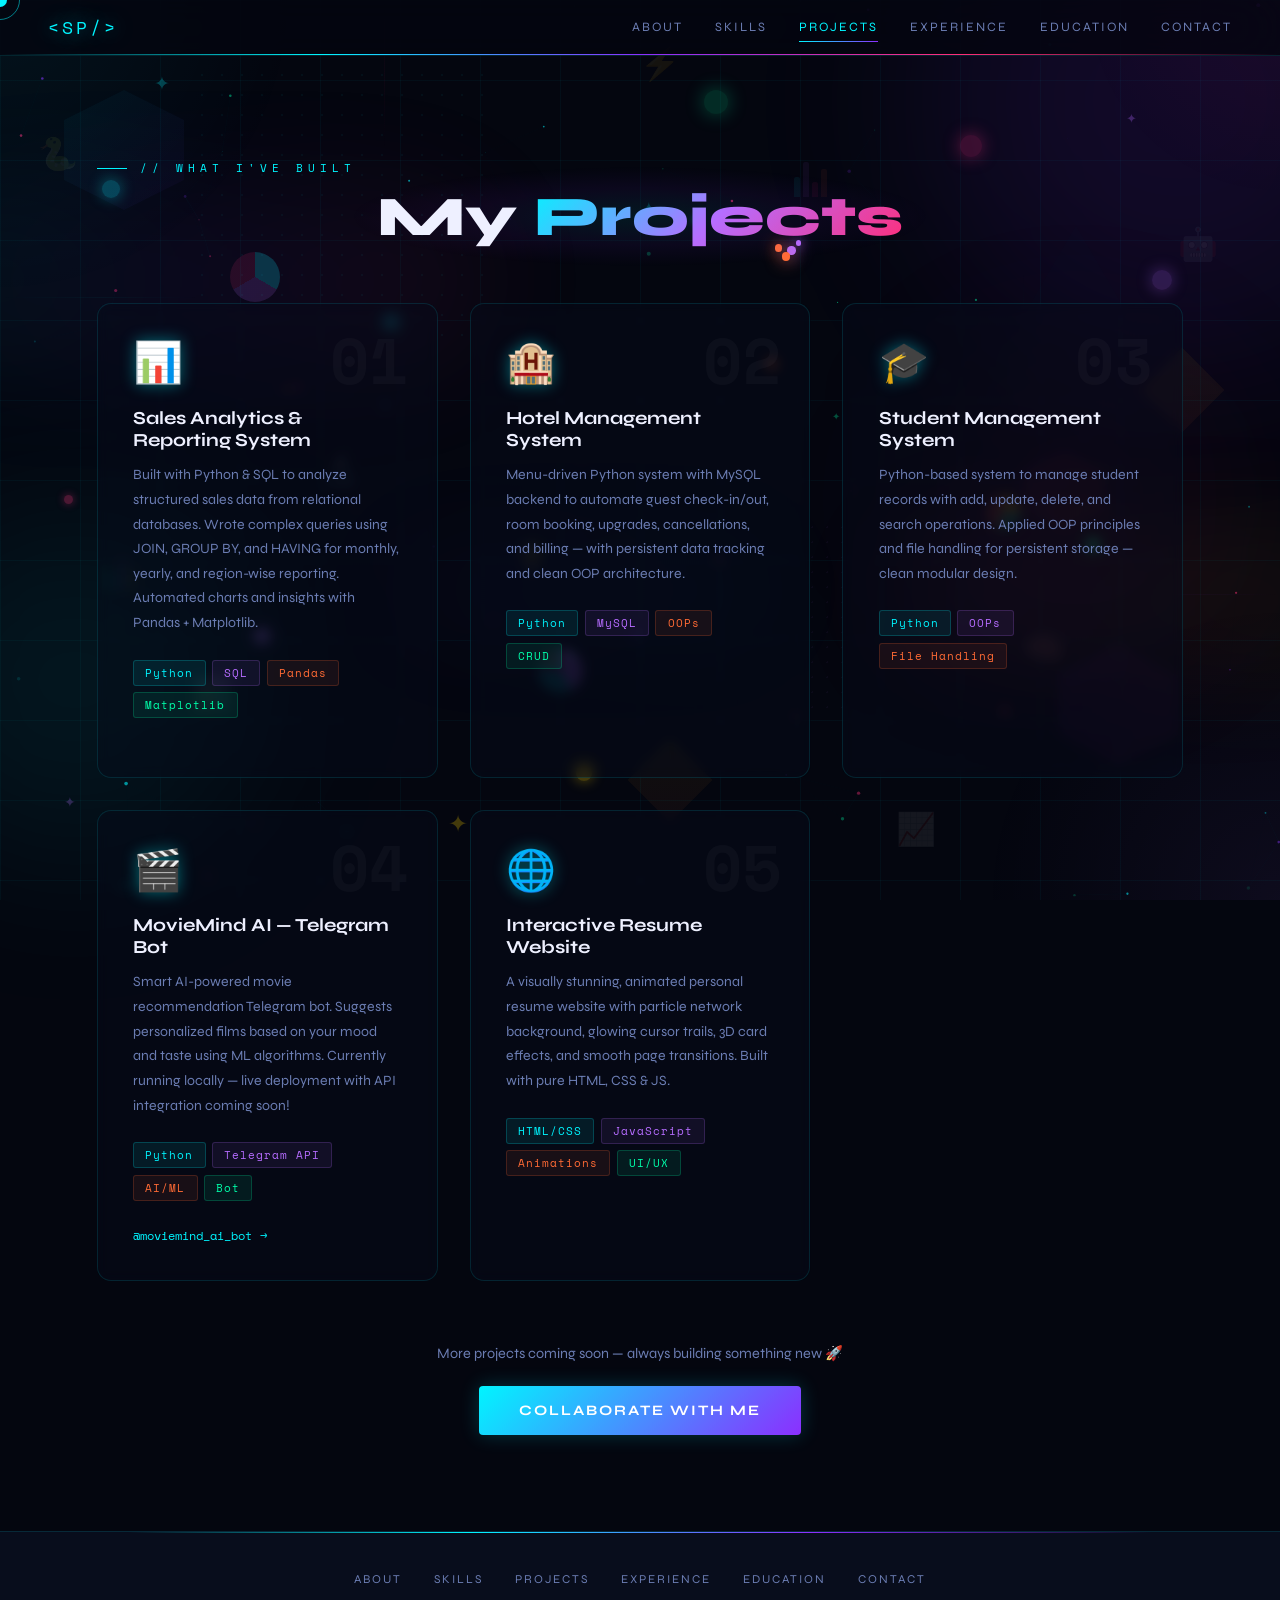
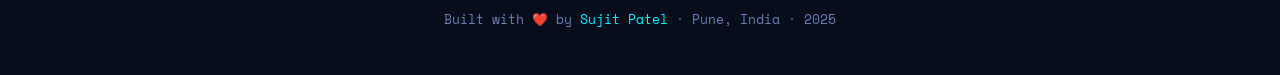
<file: projects.html>
<!DOCTYPE html>
<html lang="en">
<head>
<meta charset="UTF-8"><meta name="viewport" content="width=device-width, initial-scale=1.0">
<title>Projects — Sujit Patel</title>
<link rel="stylesheet" href="style.css">
<style>
  .projects-grid { display:grid;grid-template-columns:repeat(auto-fit,minmax(340px,1fr));gap:2rem; }
  .project-card {
    background:var(--card);border:1px solid var(--border);border-radius:14px;padding:2.2rem;
    position:relative;overflow:hidden;
    transition:transform 0.4s cubic-bezier(0.16,1,0.3,1),box-shadow 0.4s,border-color 0.3s;
  }
  .project-card::before { content:'';position:absolute;top:0;left:0;right:0;height:3px;background:var(--grad);transform:scaleX(0);transform-origin:left;transition:transform 0.5s; }
  .project-card:hover::before { transform:scaleX(1); }
  .project-card:hover { transform:translateY(-12px) rotateX(2deg) rotateY(-1deg);box-shadow:0 40px 100px rgba(0,0,0,0.6),0 0 40px rgba(0,245,255,0.08);border-color:rgba(0,245,255,0.25); }

  /* Glow variants */
  .project-card[data-glow="cyan"] { --grad:linear-gradient(90deg,var(--cyan),var(--violet2)); }
  .project-card[data-glow="violet"] { --grad:linear-gradient(90deg,var(--violet),var(--pink)); }
  .project-card[data-glow="pink"] { --grad:linear-gradient(90deg,var(--pink),var(--orange)); }
  .project-card[data-glow="green"] { --grad:linear-gradient(90deg,var(--green),var(--cyan)); }
  .project-card[data-glow="gold"] { --grad:linear-gradient(90deg,var(--gold),var(--orange)); }

  .project-num { position:absolute;top:1.5rem;right:1.8rem;font-family:'Space Mono',monospace;font-size:4rem;font-weight:700;color:rgba(255,255,255,0.03);line-height:1;pointer-events:none; }
  .project-emoji { font-size:2.5rem;margin-bottom:1.2rem;display:block;filter:drop-shadow(0 0 8px rgba(0,245,255,0.4));transition:transform 0.3s; }
  .project-card:hover .project-emoji { transform:scale(1.2) rotate(-5deg); }
  .project-card h3 { font-size:1.15rem;font-weight:700;margin-bottom:0.8rem;color:var(--text); }
  .project-card p { color:#6b7db3;font-size:0.88rem;line-height:1.75;margin-bottom:1.5rem; }
  .project-tags { display:flex;flex-wrap:wrap;gap:0.4rem;margin-bottom:1.5rem; }
  .project-link { display:inline-flex;align-items:center;gap:0.5rem;color:var(--cyan);font-size:0.78rem;font-family:'Space Mono',monospace;text-decoration:none;cursor:none;transition:gap 0.3s,color 0.2s; }
  .project-link:hover { gap:1rem;color:var(--violet2); }
  .project-link::after { content:'→'; }

  /* Featured badge */
  .featured-badge { position:absolute;top:1.5rem;left:1.8rem;font-size:0.6rem;font-family:'Space Mono',monospace;letter-spacing:2px;text-transform:uppercase;padding:0.25rem 0.7rem;border-radius:50px;background:linear-gradient(135deg,rgba(0,245,255,0.15),rgba(139,47,255,0.15));border:1px solid rgba(0,245,255,0.3);color:var(--cyan); }
</style>
</head>
<body>
<div id="cursor"></div><div id="cursor-ring"></div>
<canvas id="particles"></canvas>
<!-- BACKGROUND ANIMATIONS -->
<div class="bg-ball ball1"></div><div class="bg-ball ball2"></div><div class="bg-ball ball3"></div>
<div class="bg-ball ball4"></div><div class="bg-ball ball5"></div><div class="bg-ball ball6"></div>
<div class="bg-ball ball7"></div><div class="bg-ball ball8"></div><div class="bg-ball ball9"></div><div class="bg-ball ball10"></div>
<div class="bg-icon bgi1">🐍</div><div class="bg-icon bgi2">🤖</div><div class="bg-icon bgi3">📊</div>
<div class="bg-icon bgi4">🧠</div><div class="bg-icon bgi5">⚡</div><div class="bg-icon bgi6">🔬</div>
<div class="bg-icon bgi7">📈</div><div class="bg-icon bgi8">💡</div>
<div class="bg-star star1"></div><div class="bg-star star2"></div><div class="bg-star star3"></div>
<div class="bg-star star4"></div><div class="bg-star star5"></div><div class="bg-star star6"></div>
<div class="bg-star star7"></div><div class="bg-star star8"></div>
<div class="bg-pie pie1"></div><div class="bg-pie pie2"></div><div class="bg-pie pie3"></div>
<div class="bg-bars bars1"><span></span><span></span><span></span><span></span></div>
<div class="bg-bars bars2"><span></span><span></span><span></span><span></span></div>
<div class="bg-line line1"></div><div class="bg-line line2"></div>
<div class="bg-line line3"></div><div class="bg-line line4"></div>
<div class="bg-grid"></div>
<div class="bg-shapes">
  <div class="shape shape-hex shape-hex1"></div>
  <div class="shape shape-hex shape-hex2"></div>
  <div class="shape shape-hex shape-hex3"></div>
  <div class="shape shape-tri shape-tri1"></div>
  <div class="shape shape-tri shape-tri2"></div>
  <div class="shape shape-ring shape-ring1"></div>
  <div class="shape shape-ring shape-ring2"></div>
  <div class="shape shape-diamond shape-diamond1"></div>
  <div class="shape shape-diamond shape-diamond2"></div>
  <div class="shape shape-dots"></div>
  <div class="shape shape-dots2"></div>
</div>
<div class="aurora aurora1"></div>
<div class="aurora aurora2"></div>
<div class="aurora aurora3"></div>
<div class="corner-glow corner-tl"></div>
<div class="corner-glow corner-br"></div>
<div class="corner-glow corner-tr"></div>
<div class="orb orb1"></div><div class="orb orb2"></div><div class="orb orb3"></div>
<nav>
  <div class="nav-logo" onclick="goTo('hero')">&lt;SP/&gt;</div>
  <div class="nav-links">
    <button onclick="goTo('about')">About</button><button onclick="goTo('skills')">Skills</button>
    <button onclick="goTo('projects')">Projects</button><button onclick="goTo('experience')">Experience</button>
    <button onclick="goTo('education')">Education</button><button onclick="goTo('contact')">Contact</button>
  </div>
  <button class="nav-toggle" id="menuBtn" onclick="toggleMenu(event)">☰</button>
</nav>
<div class="mobile-menu" id="mobileMenu">
  <button onclick="mobileGo('about')">About</button><button onclick="mobileGo('skills')">Skills</button>
  <button onclick="mobileGo('projects')">Projects</button><button onclick="mobileGo('experience')">Experience</button>
  <button onclick="mobileGo('education')">Education</button><button onclick="mobileGo('contact')">Contact</button>
</div>

<section style="position:relative;z-index:2;">
  <div class="section-inner">
    <div style="text-align:center;padding-top:4rem;">
      <p class="section-label reveal">// What I've Built</p>
      <h1 class="section-title reveal">My <span class="highlight">Projects</span></h1>
    </div>

    <div class="projects-grid">

      <div class="project-card reveal" data-glow="cyan">
        <div class="project-num">01</div>
        <span class="project-emoji">📊</span>
        <h3>Sales Analytics & Reporting System</h3>
        <p>Built with Python & SQL to analyze structured sales data from relational databases. Wrote complex queries using JOIN, GROUP BY, and HAVING for monthly, yearly, and region-wise reporting. Automated charts and insights with Pandas + Matplotlib.</p>
        <div class="project-tags"><span class="tag tag-cyan">Python</span><span class="tag tag-violet">SQL</span><span class="tag tag-orange">Pandas</span><span class="tag tag-green">Matplotlib</span></div>
      </div>

      <div class="project-card reveal" data-glow="violet">
        <div class="project-num">02</div>
        <span class="project-emoji">🏨</span>
        <h3>Hotel Management System</h3>
        <p>Menu-driven Python system with MySQL backend to automate guest check-in/out, room booking, upgrades, cancellations, and billing — with persistent data tracking and clean OOP architecture.</p>
        <div class="project-tags"><span class="tag tag-cyan">Python</span><span class="tag tag-violet">MySQL</span><span class="tag tag-orange">OOPs</span><span class="tag tag-green">CRUD</span></div>
      </div>

      <div class="project-card reveal" data-glow="pink">
        <div class="project-num">03</div>
        <span class="project-emoji">🎓</span>
        <h3>Student Management System</h3>
        <p>Python-based system to manage student records with add, update, delete, and search operations. Applied OOP principles and file handling for persistent storage — clean modular design.</p>
        <div class="project-tags"><span class="tag tag-cyan">Python</span><span class="tag tag-violet">OOPs</span><span class="tag tag-orange">File Handling</span></div>
      </div>

      <div class="project-card reveal" data-glow="gold">
        <div class="project-num">04</div>
        <span class="project-emoji">🎬</span>
        <h3>MovieMind AI — Telegram Bot</h3>
        <p>Smart AI-powered movie recommendation Telegram bot. Suggests personalized films based on your mood and taste using ML algorithms. Currently running locally — live deployment with API integration coming soon!</p>
        <div class="project-tags"><span class="tag tag-cyan">Python</span><span class="tag tag-violet">Telegram API</span><span class="tag tag-orange">AI/ML</span><span class="tag tag-green">Bot</span></div>
        <a href="https://t.me/moviemind_ai_bot" class="project-link">@moviemind_ai_bot</a>
      </div>

      <div class="project-card reveal" data-glow="green">
        <div class="project-num">05</div>
        <span class="project-emoji">🌐</span>
        <h3>Interactive Resume Website</h3>
        <p>A visually stunning, animated personal resume website with particle network background, glowing cursor trails, 3D card effects, and smooth page transitions. Built with pure HTML, CSS & JS.</p>
        <div class="project-tags"><span class="tag tag-cyan">HTML/CSS</span><span class="tag tag-violet">JavaScript</span><span class="tag tag-orange">Animations</span><span class="tag tag-green">UI/UX</span></div>
      </div>

    </div>

    <div style="text-align:center;margin-top:4rem;" class="reveal">
      <p style="color:var(--muted);font-size:0.9rem;margin-bottom:1.5rem;">More projects coming soon — always building something new 🚀</p>
      <button onclick="goTo('contact')" class="btn-primary"><span>Collaborate With Me</span></button>
    </div>
  </div>
</section>

<footer>
  <div class="footer-inner">
    <div class="footer-nav">
      <button onclick="goTo('about')">About</button><button onclick="goTo('skills')">Skills</button>
      <button onclick="goTo('projects')">Projects</button><button onclick="goTo('experience')">Experience</button>
      <button onclick="goTo('education')">Education</button><button onclick="goTo('contact')">Contact</button>
    </div>
    <p>Built with ❤️ by <span>Sujit Patel</span> · Pune, India · 2025</p>
  </div>
</footer>
<script src="script.js"></script>

<script>
// ===== TITLE BACKGROUND SPARKLES =====
(function() {
  const sparkColors = ['#00f5ff','#b66dff','#ff2d78','#00ffaa','#ffd700','#ff6b35'];

  function addTitleSparks(el) {
    const count = 6;
    for (let i = 0; i < count; i++) {
      const spark = document.createElement('div');
      spark.className = 'title-spark';
      const size = Math.random() * 6 + 3;
      const color = sparkColors[Math.floor(Math.random() * sparkColors.length)];
      spark.style.cssText = `
        width:${size}px; height:${size}px;
        background:${color};
        left:${Math.random() * 110 - 5}%;
        top:${Math.random() * 120 - 10}%;
        animation-duration:${Math.random() * 3 + 2}s;
        animation-delay:-${Math.random() * 3}s;
        box-shadow: 0 0 ${size * 2}px ${color};
      `;
      el.style.position = 'relative';
      el.appendChild(spark);
    }
  }

  window.addEventListener('load', function() {
    // Add to all page titles and section titles
    document.querySelectorAll('.page-title, .section-title, .hero-name').forEach(el => {
      addTitleSparks(el);
    });
  });
})();
</script>

</body>
</html>
</file>
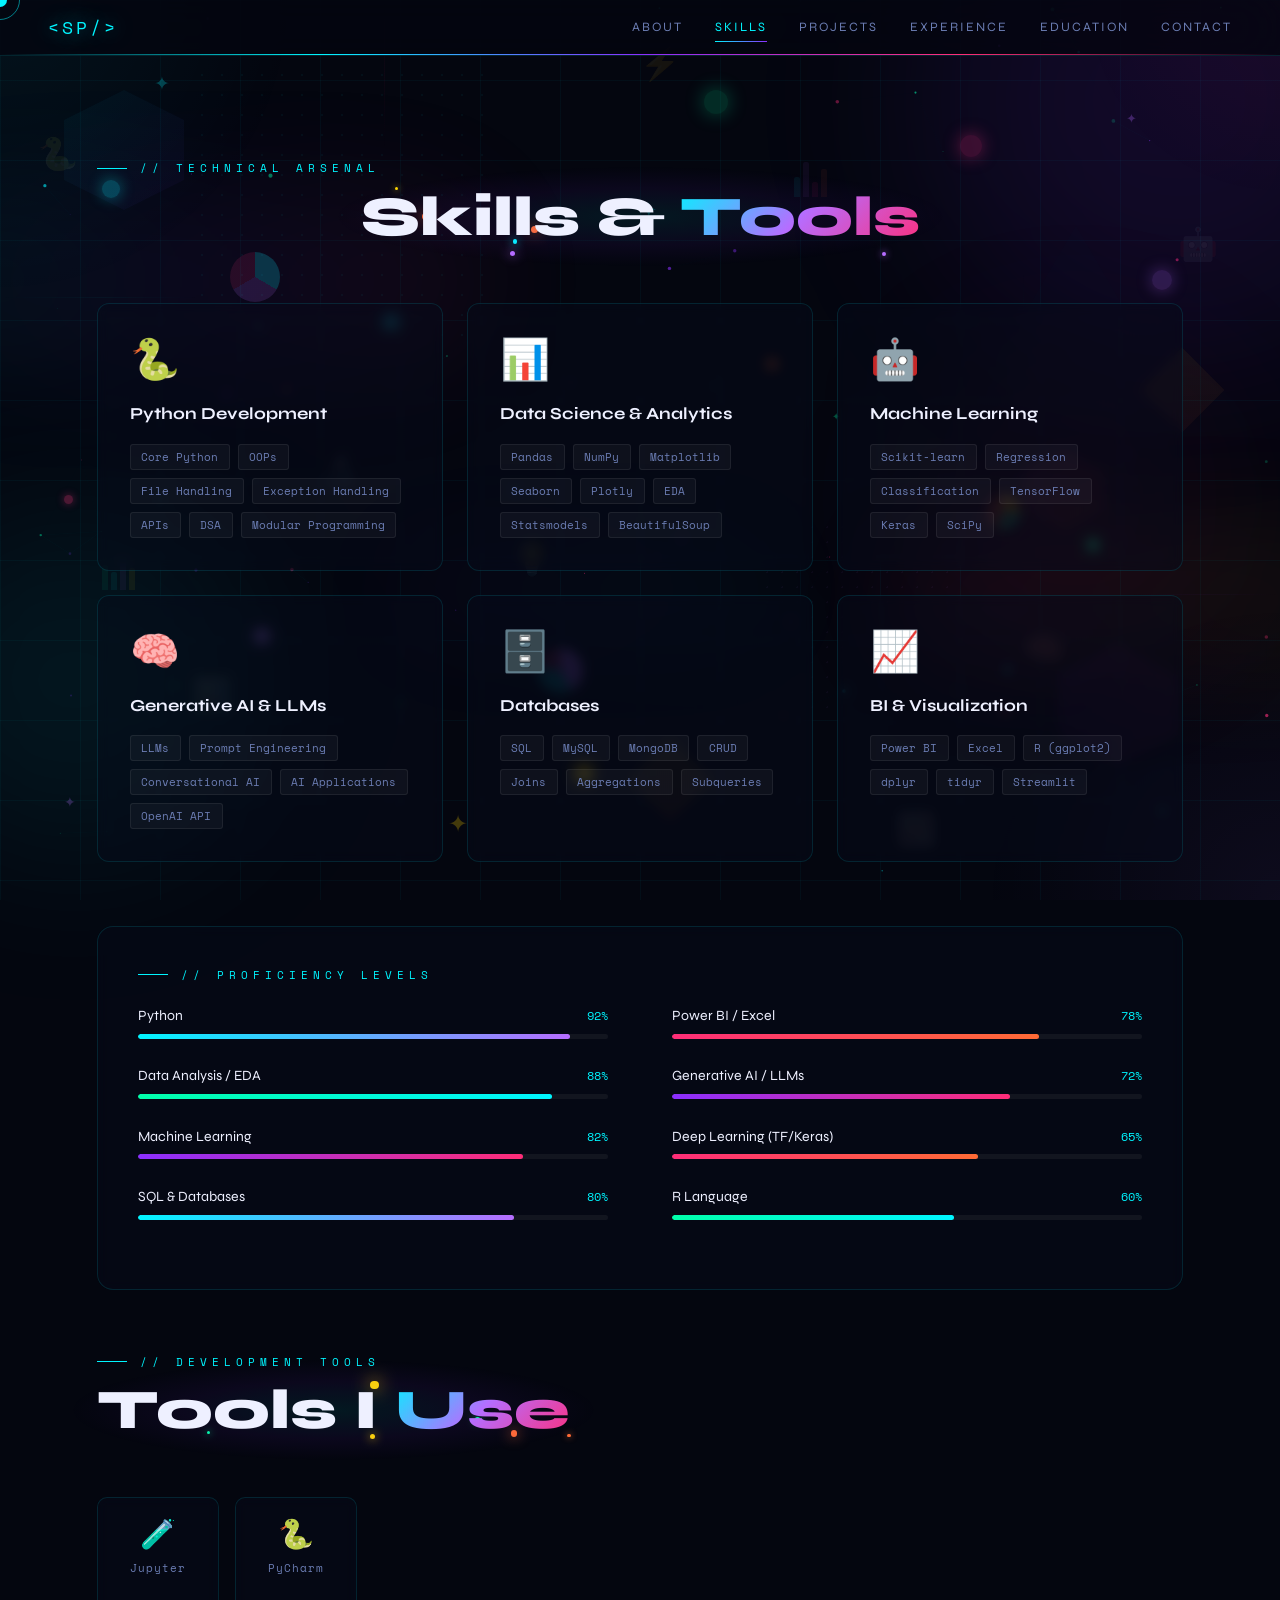
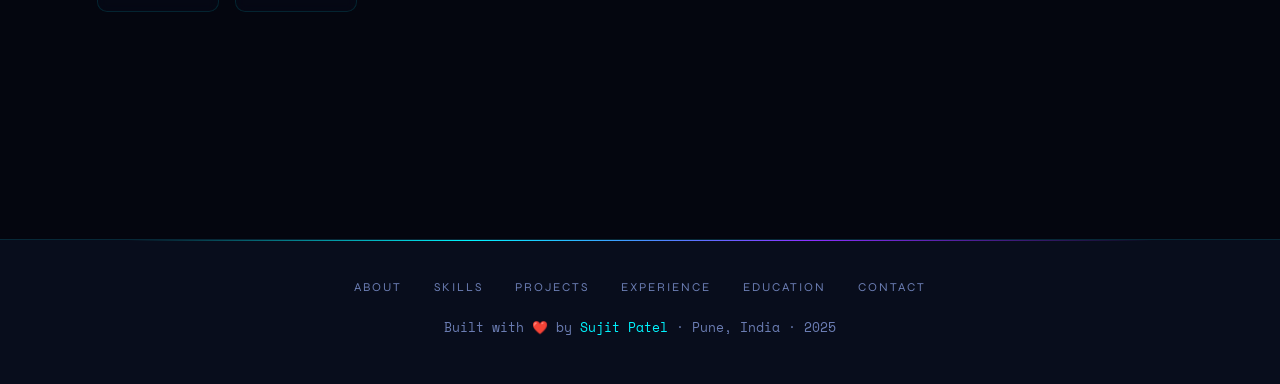
<file: skills.html>
<!DOCTYPE html>
<html lang="en">
<head>
<meta charset="UTF-8"><meta name="viewport" content="width=device-width, initial-scale=1.0">
<title>Skills — Sujit Patel</title>
<link rel="stylesheet" href="style.css">
<style>
  .skills-grid { display:grid;grid-template-columns:repeat(auto-fit,minmax(320px,1fr));gap:1.5rem;margin-bottom:4rem; }
  .skill-card { background:var(--card);border:1px solid var(--border);border-radius:12px;padding:2rem;position:relative;overflow:hidden;transition:transform 0.4s cubic-bezier(0.16,1,0.3,1),border-color 0.3s,box-shadow 0.4s; }
  .skill-card::before { content:'';position:absolute;top:0;left:0;right:0;height:3px;background:var(--grad);transform:scaleX(0);transform-origin:left;transition:transform 0.5s cubic-bezier(0.16,1,0.3,1); }
  .skill-card:hover::before { transform:scaleX(1); }
  .skill-card:hover { transform:translateY(-8px);border-color:rgba(0,245,255,0.25);box-shadow:0 25px 70px rgba(0,0,0,0.5),0 0 30px rgba(0,245,255,0.06); }
  .skill-card[data-color="cyan"] { --grad:linear-gradient(90deg,var(--cyan),var(--violet2)); }
  .skill-card[data-color="violet"] { --grad:linear-gradient(90deg,var(--violet),var(--pink)); }
  .skill-card[data-color="pink"] { --grad:linear-gradient(90deg,var(--pink),var(--orange)); }
  .skill-icon-big { font-size:2.5rem;margin-bottom:1.2rem;display:block; }
  .skill-card h3 { font-size:1.05rem;font-weight:700;margin-bottom:1.2rem;color:var(--text); }
  .skill-tags { display:flex;flex-wrap:wrap;gap:0.5rem; }
  .s-tag { font-size:0.68rem;padding:0.25rem 0.65rem;background:rgba(255,255,255,0.04);border:1px solid rgba(255,255,255,0.07);border-radius:3px;color:var(--muted);font-family:'Space Mono',monospace;transition:border-color 0.2s,color 0.2s; }
  .s-tag:hover { border-color:rgba(0,245,255,0.3);color:var(--cyan); }

  /* Skill bars */
  .bars-section { background:rgba(8,13,28,0.6);border:1px solid var(--border);border-radius:16px;padding:2.5rem;margin-bottom:4rem; }
  .bars-grid { display:grid;grid-template-columns:1fr 1fr;gap:0 4rem; }
  .skill-bar-item { margin-bottom:1.8rem; }
  .skill-bar-header { display:flex;justify-content:space-between;align-items:center;margin-bottom:0.6rem; }
  .skill-bar-name { font-size:0.88rem;color:var(--text); }
  .skill-bar-pct { font-family:'Space Mono',monospace;font-size:0.75rem;color:var(--cyan); }
  .skill-bar-bg { background:rgba(255,255,255,0.05);border-radius:3px;height:5px;overflow:hidden; }
  .skill-bar-fill { height:5px;border-radius:3px;width:0;transition:width 1.8s cubic-bezier(0.16,1,0.3,1); }
  .fill-cyan { background:linear-gradient(90deg,var(--cyan),var(--violet2)); }
  .fill-violet { background:linear-gradient(90deg,var(--violet),var(--pink)); }
  .fill-pink { background:linear-gradient(90deg,var(--pink),var(--orange)); }
  .fill-green { background:linear-gradient(90deg,var(--green),var(--cyan)); }

  /* Hex grid visual */
  .tools-grid { display:grid;grid-template-columns:repeat(auto-fill,minmax(120px,1fr));gap:1rem; }
  .tool-item { background:rgba(8,13,28,0.8);border:1px solid var(--border);border-radius:10px;padding:1.2rem 0.8rem;text-align:center;transition:transform 0.3s,border-color 0.3s,box-shadow 0.3s;cursor:default; }
  .tool-item:hover { transform:translateY(-6px) scale(1.05);border-color:rgba(0,245,255,0.35);box-shadow:0 15px 40px rgba(0,0,0,0.4),0 0 20px rgba(0,245,255,0.1); }
  .tool-icon { font-size:1.8rem;display:block;margin-bottom:0.5rem; }
  .tool-name { font-size:0.68rem;color:var(--muted);font-family:'Space Mono',monospace;letter-spacing:1px; }

  @media(max-width:768px) { .bars-grid{grid-template-columns:1fr;} }
</style>
</head>
<body>
<div id="cursor"></div><div id="cursor-ring"></div>
<canvas id="particles"></canvas>
<!-- BACKGROUND ANIMATIONS -->
<div class="bg-ball ball1"></div><div class="bg-ball ball2"></div><div class="bg-ball ball3"></div>
<div class="bg-ball ball4"></div><div class="bg-ball ball5"></div><div class="bg-ball ball6"></div>
<div class="bg-ball ball7"></div><div class="bg-ball ball8"></div><div class="bg-ball ball9"></div><div class="bg-ball ball10"></div>
<div class="bg-icon bgi1">🐍</div><div class="bg-icon bgi2">🤖</div><div class="bg-icon bgi3">📊</div>
<div class="bg-icon bgi4">🧠</div><div class="bg-icon bgi5">⚡</div><div class="bg-icon bgi6">🔬</div>
<div class="bg-icon bgi7">📈</div><div class="bg-icon bgi8">💡</div>
<div class="bg-star star1"></div><div class="bg-star star2"></div><div class="bg-star star3"></div>
<div class="bg-star star4"></div><div class="bg-star star5"></div><div class="bg-star star6"></div>
<div class="bg-star star7"></div><div class="bg-star star8"></div>
<div class="bg-pie pie1"></div><div class="bg-pie pie2"></div><div class="bg-pie pie3"></div>
<div class="bg-bars bars1"><span></span><span></span><span></span><span></span></div>
<div class="bg-bars bars2"><span></span><span></span><span></span><span></span></div>
<div class="bg-line line1"></div><div class="bg-line line2"></div>
<div class="bg-line line3"></div><div class="bg-line line4"></div>
<div class="bg-grid"></div>
<div class="bg-shapes">
  <div class="shape shape-hex shape-hex1"></div>
  <div class="shape shape-hex shape-hex2"></div>
  <div class="shape shape-hex shape-hex3"></div>
  <div class="shape shape-tri shape-tri1"></div>
  <div class="shape shape-tri shape-tri2"></div>
  <div class="shape shape-ring shape-ring1"></div>
  <div class="shape shape-ring shape-ring2"></div>
  <div class="shape shape-diamond shape-diamond1"></div>
  <div class="shape shape-diamond shape-diamond2"></div>
  <div class="shape shape-dots"></div>
  <div class="shape shape-dots2"></div>
</div>
<div class="aurora aurora1"></div>
<div class="aurora aurora2"></div>
<div class="aurora aurora3"></div>
<div class="corner-glow corner-tl"></div>
<div class="corner-glow corner-br"></div>
<div class="corner-glow corner-tr"></div>
<div class="orb orb1"></div><div class="orb orb2"></div><div class="orb orb3"></div>
<nav>
  <div class="nav-logo" onclick="goTo('hero')">&lt;SP/&gt;</div>
  <div class="nav-links">
    <button onclick="goTo('about')">About</button><button onclick="goTo('skills')">Skills</button>
    <button onclick="goTo('projects')">Projects</button><button onclick="goTo('experience')">Experience</button>
    <button onclick="goTo('education')">Education</button><button onclick="goTo('contact')">Contact</button>
  </div>
  <button class="nav-toggle" id="menuBtn" onclick="toggleMenu(event)">☰</button>
</nav>
<div class="mobile-menu" id="mobileMenu">
  <button onclick="mobileGo('about')">About</button><button onclick="mobileGo('skills')">Skills</button>
  <button onclick="mobileGo('projects')">Projects</button><button onclick="mobileGo('experience')">Experience</button>
  <button onclick="mobileGo('education')">Education</button><button onclick="mobileGo('contact')">Contact</button>
</div>

<section style="position:relative;z-index:2;">
  <div class="section-inner">
    <div style="text-align:center;padding-top:4rem;">
      <p class="section-label reveal">// Technical Arsenal</p>
      <h1 class="section-title reveal">Skills & <span class="highlight">Tools</span></h1>
    </div>

    <div class="skills-grid">
      <div class="skill-card reveal" data-color="cyan"><span class="skill-icon-big">🐍</span><h3>Python Development</h3><div class="skill-tags"><span class="s-tag">Core Python</span><span class="s-tag">OOPs</span><span class="s-tag">File Handling</span><span class="s-tag">Exception Handling</span><span class="s-tag">APIs</span><span class="s-tag">DSA</span><span class="s-tag">Modular Programming</span></div></div>
      <div class="skill-card reveal" data-color="violet"><span class="skill-icon-big">📊</span><h3>Data Science & Analytics</h3><div class="skill-tags"><span class="s-tag">Pandas</span><span class="s-tag">NumPy</span><span class="s-tag">Matplotlib</span><span class="s-tag">Seaborn</span><span class="s-tag">Plotly</span><span class="s-tag">EDA</span><span class="s-tag">Statsmodels</span><span class="s-tag">BeautifulSoup</span></div></div>
      <div class="skill-card reveal" data-color="pink"><span class="skill-icon-big">🤖</span><h3>Machine Learning</h3><div class="skill-tags"><span class="s-tag">Scikit-learn</span><span class="s-tag">Regression</span><span class="s-tag">Classification</span><span class="s-tag">TensorFlow</span><span class="s-tag">Keras</span><span class="s-tag">SciPy</span></div></div>
      <div class="skill-card reveal" data-color="cyan"><span class="skill-icon-big">🧠</span><h3>Generative AI & LLMs</h3><div class="skill-tags"><span class="s-tag">LLMs</span><span class="s-tag">Prompt Engineering</span><span class="s-tag">Conversational AI</span><span class="s-tag">AI Applications</span><span class="s-tag">OpenAI API</span></div></div>
      <div class="skill-card reveal" data-color="violet"><span class="skill-icon-big">🗄️</span><h3>Databases</h3><div class="skill-tags"><span class="s-tag">SQL</span><span class="s-tag">MySQL</span><span class="s-tag">MongoDB</span><span class="s-tag">CRUD</span><span class="s-tag">Joins</span><span class="s-tag">Aggregations</span><span class="s-tag">Subqueries</span></div></div>
      <div class="skill-card reveal" data-color="pink"><span class="skill-icon-big">📈</span><h3>BI & Visualization</h3><div class="skill-tags"><span class="s-tag">Power BI</span><span class="s-tag">Excel</span><span class="s-tag">R (ggplot2)</span><span class="s-tag">dplyr</span><span class="s-tag">tidyr</span><span class="s-tag">Streamlit</span></div></div>
    </div>

    <!-- Skill Bars -->
    <div class="bars-section skill-bar-section reveal">
      <p class="section-label" style="margin-bottom:1.5rem;">// Proficiency Levels</p>
      <div class="bars-grid">
        <div>
          <div class="skill-bar-item"><div class="skill-bar-header"><span class="skill-bar-name">Python</span><span class="skill-bar-pct">92%</span></div><div class="skill-bar-bg"><div class="skill-bar-fill fill-cyan" data-width="92"></div></div></div>
          <div class="skill-bar-item"><div class="skill-bar-header"><span class="skill-bar-name">Data Analysis / EDA</span><span class="skill-bar-pct">88%</span></div><div class="skill-bar-bg"><div class="skill-bar-fill fill-green" data-width="88"></div></div></div>
          <div class="skill-bar-item"><div class="skill-bar-header"><span class="skill-bar-name">Machine Learning</span><span class="skill-bar-pct">82%</span></div><div class="skill-bar-bg"><div class="skill-bar-fill fill-violet" data-width="82"></div></div></div>
          <div class="skill-bar-item"><div class="skill-bar-header"><span class="skill-bar-name">SQL & Databases</span><span class="skill-bar-pct">80%</span></div><div class="skill-bar-bg"><div class="skill-bar-fill fill-cyan" data-width="80"></div></div></div>
        </div>
        <div>
          <div class="skill-bar-item"><div class="skill-bar-header"><span class="skill-bar-name">Power BI / Excel</span><span class="skill-bar-pct">78%</span></div><div class="skill-bar-bg"><div class="skill-bar-fill fill-pink" data-width="78"></div></div></div>
          <div class="skill-bar-item"><div class="skill-bar-header"><span class="skill-bar-name">Generative AI / LLMs</span><span class="skill-bar-pct">72%</span></div><div class="skill-bar-bg"><div class="skill-bar-fill fill-violet" data-width="72"></div></div></div>
          <div class="skill-bar-item"><div class="skill-bar-header"><span class="skill-bar-name">Deep Learning (TF/Keras)</span><span class="skill-bar-pct">65%</span></div><div class="skill-bar-bg"><div class="skill-bar-fill fill-pink" data-width="65"></div></div></div>
          <div class="skill-bar-item"><div class="skill-bar-header"><span class="skill-bar-name">R Language</span><span class="skill-bar-pct">60%</span></div><div class="skill-bar-bg"><div class="skill-bar-fill fill-green" data-width="60"></div></div></div>
        </div>
      </div>
    </div>

    <!-- Tools -->
    <p class="section-label reveal">// Development Tools</p>
    <h2 class="section-title reveal">Tools I <span class="highlight">Use</span></h2>
    <div class="tools-grid">
      <div class="tool-item reveal"><span class="tool-icon">🧪</span><p class="tool-name">Jupyter</p></div>
      <div class="tool-item reveal"><span class="tool-icon">🐍</span><p class="tool-name">PyCharm</p></div>
      <div class="tool-item reveal"><span class="tool-icon">💻</span><p class="tool-name">VS Code</p></div>
      <div class="tool-item reveal"><span class="tool-icon">🐍</span><p class="tool-name">Anaconda</p></div>
      <div class="tool-item reveal"><span class="tool-icon">☁️</span><p class="tool-name">Google Colab</p></div>
      <div class="tool-item reveal"><span class="tool-icon">📊</span><p class="tool-name">Power BI</p></div>
      <div class="tool-item reveal"><span class="tool-icon">📗</span><p class="tool-name">Excel</p></div>
      <div class="tool-item reveal"><span class="tool-icon">🔵</span><p class="tool-name">MySQL</p></div>
      <div class="tool-item reveal"><span class="tool-icon">🍃</span><p class="tool-name">MongoDB</p></div>
      <div class="tool-item reveal"><span class="tool-icon">🌊</span><p class="tool-name">Streamlit</p></div>
      <div class="tool-item reveal"><span class="tool-icon">📐</span><p class="tool-name">RStudio</p></div>
      <div class="tool-item reveal"><span class="tool-icon">🤖</span><p class="tool-name">Telegram API</p></div>
    </div>
  </div>
</section>

<footer>
  <div class="footer-inner">
    <div class="footer-nav">
      <button onclick="goTo('about')">About</button><button onclick="goTo('skills')">Skills</button>
      <button onclick="goTo('projects')">Projects</button><button onclick="goTo('experience')">Experience</button>
      <button onclick="goTo('education')">Education</button><button onclick="goTo('contact')">Contact</button>
    </div>
    <p>Built with ❤️ by <span>Sujit Patel</span> · Pune, India · 2025</p>
  </div>
</footer>
<script src="script.js"></script>

<script>
// ===== TITLE BACKGROUND SPARKLES =====
(function() {
  const sparkColors = ['#00f5ff','#b66dff','#ff2d78','#00ffaa','#ffd700','#ff6b35'];

  function addTitleSparks(el) {
    const count = 6;
    for (let i = 0; i < count; i++) {
      const spark = document.createElement('div');
      spark.className = 'title-spark';
      const size = Math.random() * 6 + 3;
      const color = sparkColors[Math.floor(Math.random() * sparkColors.length)];
      spark.style.cssText = `
        width:${size}px; height:${size}px;
        background:${color};
        left:${Math.random() * 110 - 5}%;
        top:${Math.random() * 120 - 10}%;
        animation-duration:${Math.random() * 3 + 2}s;
        animation-delay:-${Math.random() * 3}s;
        box-shadow: 0 0 ${size * 2}px ${color};
      `;
      el.style.position = 'relative';
      el.appendChild(spark);
    }
  }

  window.addEventListener('load', function() {
    // Add to all page titles and section titles
    document.querySelectorAll('.page-title, .section-title, .hero-name').forEach(el => {
      addTitleSparks(el);
    });
  });
})();
</script>

</body>
</html>
</file>
<file: style.css>
@import url('https://fonts.googleapis.com/css2?family=Space+Mono:wght@400;700&family=Clash+Display:wght@400;600;700&family=Syne:wght@400;600;700;800&display=swap');

*, *::before, *::after { box-sizing: border-box; margin: 0; padding: 0; }

:root {
  --bg: #04060f;
  --bg2: #080d1c;
  --bg3: #0c1428;
  --cyan: #00f5ff;
  --cyan2: #00c8d4;
  --violet: #8b2fff;
  --violet2: #b66dff;
  --pink: #ff2d78;
  --orange: #ff6b35;
  --green: #00ffaa;
  --gold: #ffd700;
  --text: #eef0ff;
  --muted: #6b7db3;
  --border: rgba(0,245,255,0.12);
  --card: rgba(8,13,28,0.55);
  --glow-cyan: 0 0 30px rgba(0,245,255,0.35), 0 0 60px rgba(0,245,255,0.15);
  --glow-violet: 0 0 30px rgba(139,47,255,0.35), 0 0 60px rgba(139,47,255,0.15);
  --glow-pink: 0 0 30px rgba(255,45,120,0.35), 0 0 60px rgba(255,45,120,0.15);
}


/* FIX: stop horizontal overflow + pinch zoom shifting layout on mobile.
   NOTE: scroll-behavior is intentionally NOT set here — the JS handles
   smooth scrolling. Having both caused the "jerk/break on first scroll". */
html {
  width: 100%;
  max-width: 100%;
  overflow-x: hidden;
  -webkit-text-size-adjust: 100%;
  text-size-adjust: 100%;
}
body {
  background: var(--bg);
  color: var(--text);
  font-family: 'Syne', sans-serif;
  overflow-x: hidden;
  width: 100%;
  max-width: 100%;
  cursor: none;
  min-height: 100vh;
  overscroll-behavior-x: none;    /* stop sideways rubber-band that shows the background */
}

/* ===== CUSTOM CURSOR ===== */
#cursor { width:14px;height:14px;background:var(--cyan);border-radius:50%;position:fixed;top:0;left:0;pointer-events:none;z-index:10001;transform:translate(-50%,-50%);mix-blend-mode:screen;transition:transform 0.1s,width 0.2s,height 0.2s; }
#cursor.hover { width:40px;height:40px;background:rgba(0,245,255,0.15);border:1px solid var(--cyan); }
#cursor-ring { width:40px;height:40px;border:1px solid rgba(0,245,255,0.5);border-radius:50%;position:fixed;top:0;left:0;pointer-events:none;z-index:10000;transform:translate(-50%,-50%); }
#cursor-trail { position:fixed;top:0;left:0;pointer-events:none;z-index:9997; }

/* ===== NOISE TEXTURE OVERLAY ===== */
body::after {
  content:'';position:fixed;inset:0;
  background-image:url("data:image/svg+xml,%3Csvg viewBox='0 0 200 200' xmlns='http://www.w3.org/2000/svg'%3E%3Cfilter id='n'%3E%3CfeTurbulence type='fractalNoise' baseFrequency='0.9' numOctaves='4' stitchTiles='stitch'/%3E%3C/filter%3E%3Crect width='100%25' height='100%25' filter='url(%23n)' opacity='0.04'/%3E%3C/svg%3E");
  opacity:0.03;pointer-events:none;z-index:1;animation:noiseAnim 0.5s steps(2) infinite;
}
@keyframes noiseAnim { 0%{transform:translate(0,0)} 25%{transform:translate(-2px,2px)} 50%{transform:translate(2px,-1px)} 75%{transform:translate(-1px,1px)} 100%{transform:translate(0,0)} }

/* ===== ANIMATED BG GRID ===== */
.bg-grid {
  position:fixed;inset:0;pointer-events:none;z-index:0;
  background-image:
    linear-gradient(rgba(0,245,255,0.04) 1px,transparent 1px),
    linear-gradient(90deg,rgba(0,245,255,0.04) 1px,transparent 1px);
  background-size:80px 80px;
  animation:gridDrift 25s linear infinite;
}
@keyframes gridDrift { from{background-position:0 0}to{background-position:80px 80px} }

/* ===== FLOATING ORBS ===== */
.orb { position:fixed;border-radius:50%;filter:blur(90px);pointer-events:none;z-index:0;animation:orbFloat 15s ease-in-out infinite; }
.orb1 { width:500px;height:500px;background:rgba(139,47,255,0.1);top:-150px;right:-150px; }
.orb2 { width:350px;height:350px;background:rgba(0,245,255,0.07);bottom:5%;left:-100px;animation-delay:-6s; }
.orb3 { width:280px;height:280px;background:rgba(255,45,120,0.06);top:40%;right:5%;animation-delay:-11s; }
.orb4 { width:200px;height:200px;background:rgba(255,107,53,0.05);bottom:20%;right:20%;animation-delay:-3s; }
@keyframes orbFloat { 0%,100%{transform:translateY(0) scale(1) rotate(0deg)}33%{transform:translateY(-40px) scale(1.05) rotate(5deg)}66%{transform:translateY(20px) scale(0.97) rotate(-3deg)} }

/* ===== PARTICLES CANVAS ===== */
#particles { position:fixed;inset:0;pointer-events:none;z-index:0; }

/* ===== NAV ===== */
nav {
  position:fixed;top:0;left:0;right:0;z-index:500;
  display:flex;align-items:center;justify-content:space-between;
  padding:0.9rem 3rem;
  background:rgba(4,6,15,0.8);
  backdrop-filter:blur(30px);
  border-bottom:1px solid var(--border);
}
nav::after { content:'';position:absolute;bottom:0;left:0;right:0;height:1px;background:linear-gradient(90deg,transparent,var(--cyan),var(--violet),var(--pink),transparent);animation:navGlow 4s ease infinite; }
@keyframes navGlow { 0%,100%{opacity:0.4;transform:scaleX(0.8)}50%{opacity:1;transform:scaleX(1)} }

.nav-logo {
  font-family:'Space Mono',monospace;font-size:1.1rem;color:var(--cyan);
  letter-spacing:3px;cursor:none;
  text-shadow:0 0 20px rgba(0,245,255,0.6);
  transition:text-shadow 0.3s;
}
.nav-logo:hover { text-shadow:0 0 40px rgba(0,245,255,1),0 0 80px rgba(0,245,255,0.5); }

.nav-links { display:flex;gap:2rem; }
.nav-links button {
  background:none;border:none;color:var(--muted);
  font-family:'Syne',sans-serif;font-size:0.8rem;
  letter-spacing:2px;text-transform:uppercase;
  cursor:none;padding:0.3rem 0;position:relative;
  transition:color 0.3s;
}
.nav-links button::before {
  content:'';position:absolute;bottom:-2px;left:50%;right:50%;
  height:1px;background:linear-gradient(90deg,var(--cyan),var(--violet));
  transition:left 0.3s,right 0.3s;
}
.nav-links button:hover { color:var(--cyan); }
.nav-links button:hover::before { left:0;right:0; }
.nav-links button.active { color:var(--cyan); }
.nav-links button.active::before { left:0;right:0; }

.nav-toggle { display:none;background:none;border:1px solid var(--border);color:var(--cyan);font-size:1.2rem;cursor:none;padding:0.4rem 0.8rem;border-radius:4px;z-index:201;transition:border-color 0.2s,box-shadow 0.2s; }
.nav-toggle:hover { border-color:var(--cyan);box-shadow:var(--glow-cyan); }

/* Mobile Menu */
.mobile-menu { display:none;position:fixed;top:61px;left:0;right:0;z-index:499;background:rgba(4,6,15,0.98);backdrop-filter:blur(30px);border-bottom:1px solid var(--border);flex-direction:column;padding:2rem;gap:0; }
.mobile-menu.open { display:flex; }
.mobile-menu button { background:none;border:none;border-bottom:1px solid rgba(0,245,255,0.06);color:var(--muted);font-family:'Syne',sans-serif;font-size:0.95rem;letter-spacing:2px;text-transform:uppercase;cursor:none;padding:1rem 0;text-align:left;transition:color 0.2s,padding 0.2s; }
.mobile-menu button:hover { color:var(--cyan);padding-left:1rem; }

/* ===== SECTION BASE ===== */
section { position:relative;z-index:2;width:100%;max-width:100%;overflow-x:clip; }
.section-inner { max-width:1150px;margin:0 auto;padding:6rem 2rem;width:100%; }
.section-label { font-family:'Space Mono',monospace;font-size:0.68rem;color:var(--cyan);letter-spacing:5px;text-transform:uppercase;margin-bottom:0.6rem;display:flex;align-items:center;gap:0.8rem; }
.section-label::before { content:'';width:30px;height:1px;background:var(--cyan); }
.section-title { font-size:clamp(2.2rem,4.5vw,3.5rem);font-weight:800;margin-bottom:3.5rem;position:relative;display:inline-block;line-height:1.1; }
.section-title .highlight { background:linear-gradient(135deg,var(--cyan),var(--violet2),var(--pink));-webkit-background-clip:text;-webkit-text-fill-color:transparent;background-clip:text; }

/* ===== WAVE DIVIDERS ===== */
.wave-sep { position:relative;z-index:3;line-height:0;overflow:hidden;height:100px; }
.wave-sep svg { position:absolute;bottom:0;width:200%;height:100%; }
.wave-sep .w1 { animation:waveSweep 8s linear infinite; }
.wave-sep .w2 { animation:waveSweep 12s linear infinite reverse;opacity:0.5; }
@keyframes waveSweep { from{transform:translateX(0)}to{transform:translateX(-50%)} }

/* ===== REVEAL ANIMATIONS ===== */
.reveal { opacity:0;transform:translateY(50px);transition:opacity 0.9s cubic-bezier(0.16,1,0.3,1),transform 0.9s cubic-bezier(0.16,1,0.3,1); }
.reveal.visible { opacity:1;transform:translateY(0); }
.reveal-left { opacity:0;transform:translateX(-60px);transition:opacity 0.9s cubic-bezier(0.16,1,0.3,1),transform 0.9s cubic-bezier(0.16,1,0.3,1); }
.reveal-left.visible { opacity:1;transform:translateX(0); }
.reveal-right { opacity:0;transform:translateX(60px);transition:opacity 0.9s cubic-bezier(0.16,1,0.3,1),transform 0.9s cubic-bezier(0.16,1,0.3,1); }
.reveal-right.visible { opacity:1;transform:translateX(0); }
.reveal-scale { opacity:0;transform:scale(0.85);transition:opacity 0.9s cubic-bezier(0.16,1,0.3,1),transform 0.9s cubic-bezier(0.16,1,0.3,1); }
.reveal-scale.visible { opacity:1;transform:scale(1); }

/* ===== BUTTONS ===== */
.btn-primary {
  background:linear-gradient(135deg,var(--cyan),var(--violet));
  color:#fff;border:none;padding:1rem 2.5rem;border-radius:4px;
  font-family:'Syne',sans-serif;font-size:0.9rem;font-weight:700;
  letter-spacing:2px;text-transform:uppercase;cursor:none;
  transition:transform 0.3s,box-shadow 0.3s;
  box-shadow:0 0 20px rgba(0,245,255,0.2);
  position:relative;overflow:hidden;display:inline-block;
}
.btn-primary::before { content:'';position:absolute;inset:0;background:linear-gradient(135deg,var(--violet),var(--pink));opacity:0;transition:opacity 0.3s; }
.btn-primary:hover { transform:translateY(-3px) scale(1.02);box-shadow:0 0 50px rgba(0,245,255,0.5),0 20px 40px rgba(0,0,0,0.4); }
.btn-primary:hover::before { opacity:1; }
.btn-primary span { position:relative;z-index:1; }

.btn-outline {
  background:transparent;color:var(--cyan);
  border:1px solid rgba(0,245,255,0.4);
  padding:1rem 2.5rem;border-radius:4px;
  font-family:'Syne',sans-serif;font-size:0.9rem;
  font-weight:700;letter-spacing:2px;text-transform:uppercase;
  cursor:none;transition:all 0.3s;display:inline-block;
  position:relative;overflow:hidden;
}
.btn-outline::before { content:'';position:absolute;inset:0;background:linear-gradient(135deg,rgba(0,245,255,0.1),rgba(139,47,255,0.1));opacity:0;transition:opacity 0.3s; }
.btn-outline:hover { border-color:var(--cyan);box-shadow:var(--glow-cyan);transform:translateY(-3px); }
.btn-outline:hover::before { opacity:1; }

/* ===== GLITCH TEXT ===== */
.glitch { position:relative; }
.glitch::before,.glitch::after { content:attr(data-text);position:absolute;top:0;left:0;width:100%;height:100%; }
.glitch::before { color:var(--cyan);animation:glitch1 4s infinite;clip-path:polygon(0 0,100% 0,100% 45%,0 45%);transform:translateX(-3px); }
.glitch::after { color:var(--pink);animation:glitch2 4s infinite;clip-path:polygon(0 55%,100% 55%,100% 100%,0 100%);transform:translateX(3px); }
@keyframes glitch1 { 0%,90%,100%{opacity:0;transform:translateX(0)}92%{opacity:0.6;transform:translateX(-4px)}94%{opacity:0;transform:translateX(4px)}96%{opacity:0.6;transform:translateX(-2px)}98%{opacity:0} }
@keyframes glitch2 { 0%,90%,100%{opacity:0;transform:translateX(0)}93%{opacity:0.6;transform:translateX(4px)}95%{opacity:0;transform:translateX(-4px)}97%{opacity:0.6;transform:translateX(2px)}99%{opacity:0} }

/* ===== CARD BASE ===== */
.card {
  background:var(--card);border:1px solid var(--border);
  border-radius:12px;padding:2rem;
  position:relative;overflow:hidden;
  transition:transform 0.4s cubic-bezier(0.16,1,0.3,1),border-color 0.3s,box-shadow 0.4s;
}
.card::before { content:'';position:absolute;inset:0;background:linear-gradient(135deg,rgba(0,245,255,0.03),rgba(139,47,255,0.03));opacity:0;transition:opacity 0.3s; }
.card:hover { transform:translateY(-10px) rotateX(2deg);border-color:rgba(0,245,255,0.3);box-shadow:0 30px 80px rgba(0,0,0,0.5),0 0 30px rgba(0,245,255,0.08); }
.card:hover::before { opacity:1; }

/* card top glow bar */
.card::after { content:'';position:absolute;top:0;left:0;right:0;height:2px;background:linear-gradient(90deg,var(--cyan),var(--violet),var(--pink));transform:scaleX(0);transform-origin:left;transition:transform 0.5s cubic-bezier(0.16,1,0.3,1); }
.card:hover::after { transform:scaleX(1); }

/* ===== TAGS ===== */
.tag { font-size:0.68rem;padding:0.25rem 0.7rem;border-radius:3px;font-family:'Space Mono',monospace;letter-spacing:1px; }
.tag-cyan { background:rgba(0,245,255,0.08);color:var(--cyan);border:1px solid rgba(0,245,255,0.2); }
.tag-violet { background:rgba(182,109,255,0.08);color:var(--violet2);border:1px solid rgba(182,109,255,0.2); }
.tag-orange { background:rgba(255,107,53,0.08);color:var(--orange);border:1px solid rgba(255,107,53,0.2); }
.tag-green { background:rgba(0,255,170,0.08);color:var(--green);border:1px solid rgba(0,255,170,0.2); }
.tag-pink { background:rgba(255,45,120,0.08);color:var(--pink);border:1px solid rgba(255,45,120,0.2); }

/* ===== FOOTER ===== */
footer { background:var(--bg2);border-top:1px solid var(--border);padding:2.5rem;text-align:center;position:relative;z-index:2; }
footer::before { content:'';position:absolute;top:0;left:10%;right:10%;height:1px;background:linear-gradient(90deg,transparent,var(--cyan),var(--violet),transparent); }
.footer-inner p { color:var(--muted);font-size:0.8rem;font-family:'Space Mono',monospace;margin-bottom:0.4rem; }
.footer-inner span { color:var(--cyan); }
.footer-nav { display:flex;gap:2rem;justify-content:center;margin-bottom:1.5rem;flex-wrap:wrap; }
.footer-nav button { background:none;border:none;color:var(--muted);font-family:'Syne',sans-serif;font-size:0.75rem;letter-spacing:2px;text-transform:uppercase;cursor:none;transition:color 0.2s; }
.footer-nav button:hover { color:var(--cyan); }

/* ===== ANIMATIONS ===== */
@keyframes fadeInDown { from{opacity:0;transform:translateY(-30px)}to{opacity:1;transform:translateY(0)} }
@keyframes fadeInUp { from{opacity:0;transform:translateY(40px)}to{opacity:1;transform:translateY(0)} }
@keyframes fadeIn { from{opacity:0}to{opacity:1} }
@keyframes pulse { 0%,100%{opacity:1}50%{opacity:0.5} }
@keyframes spin { from{transform:rotate(0deg)}to{transform:rotate(360deg)} }
@keyframes spinReverse { from{transform:rotate(0deg)}to{transform:rotate(-360deg)} }
@keyframes float { 0%,100%{transform:translateY(0)}50%{transform:translateY(-15px)} }
@keyframes scanline { 0%{top:-100%}100%{top:200%} }
@keyframes borderFlow { 0%{background-position:0% 50%}50%{background-position:100% 50%}100%{background-position:0% 50%} }
@keyframes blink { 50%{opacity:0} }

/* ===== TYPING CURSOR ===== */
.cursor-blink { animation:blink 0.8s step-end infinite; }
.typed-text { font-family:'Space Mono',monospace;color:var(--cyan);font-size:1.1rem; }

/* ===== SCROLL INDICATOR (removed from page, kept harmless) ===== */
.scroll-indicator { position:absolute;bottom:2.5rem;left:50%;transform:translateX(-50%);display:flex;flex-direction:column;align-items:center;gap:10px;color:var(--muted);font-size:0.65rem;letter-spacing:3px;text-transform:uppercase;animation:fadeIn 1s 2s ease both; }
.scroll-mouse { width:24px;height:38px;border:1.5px solid rgba(0,245,255,0.4);border-radius:12px;display:flex;justify-content:center;padding-top:6px; }
.scroll-dot { width:4px;height:8px;background:var(--cyan);border-radius:2px;animation:scrollDot 2s ease infinite; }
@keyframes scrollDot { 0%{transform:translateY(0);opacity:1}100%{transform:translateY(12px);opacity:0} }

/* ===== RESPONSIVE ===== */
@media(max-width:768px) {
  nav{padding:1rem 1.5rem;}
  .nav-links{display:none!important;}
  .nav-toggle{display:block;}
  .section-inner{padding:4rem 1.2rem;}
  /* keep custom cursor effects off on touch devices so nothing feels broken */
  #cursor,#cursor-ring{display:none;}
}

/* On touch devices, restore a normal pointer (custom cursor hidden) */
@media (hover:none) and (pointer:coarse) {
  body, .nav-logo, .nav-links button, .mobile-menu button, .nav-toggle,
  .btn-primary, .btn-outline, .footer-nav button, .project-link,
  .c-card, .form-input, .form-submit { cursor: auto !important; }
  #cursor, #cursor-ring { display:none !important; }
}

/* ===== EXTRA BG ANIMATIONS (all pages) ===== */

/* Floating geometric shapes */
.bg-shapes { position:fixed;inset:0;pointer-events:none;z-index:0;overflow:hidden; }
.shape { position:absolute;opacity:0.04; }

/* Hexagon */
.shape-hex { width:120px;height:120px;background:linear-gradient(135deg,var(--cyan),var(--violet));clip-path:polygon(50% 0%,100% 25%,100% 75%,50% 100%,0% 75%,0% 25%); }
.shape-hex1 { top:10%;left:5%;animation:shapeFloat1 18s ease-in-out infinite; }
.shape-hex2 { bottom:15%;right:8%;animation:shapeFloat2 22s ease-in-out infinite;background:linear-gradient(135deg,var(--violet),var(--pink)); }
.shape-hex3 { top:50%;left:80%;animation:shapeFloat1 26s ease-in-out infinite reverse;width:80px;height:80px;background:linear-gradient(135deg,var(--pink),var(--orange)); }

/* Triangle */
.shape-tri { width:0;height:0;border-left:50px solid transparent;border-right:50px solid transparent;border-bottom:86px solid; }
.shape-tri1 { border-bottom-color:rgba(0,245,255,0.15);top:25%;right:12%;animation:shapeSpin 30s linear infinite; }
.shape-tri2 { border-bottom-color:rgba(182,109,255,0.12);bottom:30%;left:10%;animation:shapeSpin 40s linear infinite reverse;transform:scale(0.7); }

/* Circle rings */
.shape-ring { border-radius:50%;border:1px solid; }
.shape-ring1 { width:200px;height:200px;border-color:rgba(0,245,255,0.08);top:60%;left:2%;animation:shapeFloat2 20s ease-in-out infinite; }
.shape-ring2 { width:150px;height:150px;border-color:rgba(255,45,120,0.08);top:5%;right:20%;animation:shapeFloat1 24s ease-in-out infinite; }

/* Diamond */
.shape-diamond { width:60px;height:60px;background:linear-gradient(135deg,var(--gold),var(--orange));transform:rotate(45deg);opacity:0.05; }
.shape-diamond1 { top:40%;left:90%;animation:shapeFloat1 16s ease-in-out infinite; }
.shape-diamond2 { bottom:10%;left:50%;animation:shapeFloat2 28s ease-in-out infinite; }

/* Dot grid pattern */
.shape-dots { width:300px;height:300px;background-image:radial-gradient(circle,rgba(0,245,255,0.15) 1px,transparent 1px);background-size:20px 20px;top:5%;left:15%;animation:shapeFloat2 35s ease-in-out infinite;opacity:0.3; }
.shape-dots2 { width:200px;height:200px;background-image:radial-gradient(circle,rgba(182,109,255,0.15) 1px,transparent 1px);background-size:15px 15px;bottom:20%;right:25%;animation:shapeFloat1 30s ease-in-out infinite;opacity:0.3; }

@keyframes shapeFloat1 { 0%,100%{transform:translateY(0) rotate(0deg)}33%{transform:translateY(-25px) rotate(10deg)}66%{transform:translateY(15px) rotate(-5deg)} }
@keyframes shapeFloat2 { 0%,100%{transform:translateY(0) rotate(0deg)}33%{transform:translateY(20px) rotate(-8deg)}66%{transform:translateY(-15px) rotate(12deg)} }
@keyframes shapeSpin { from{transform:rotate(0deg)}to{transform:rotate(360deg)} }

/* Aurora/glow streaks */
.aurora { position:fixed;pointer-events:none;z-index:0;opacity:0.06;filter:blur(60px); }
.aurora1 { width:600px;height:200px;background:linear-gradient(90deg,var(--cyan),var(--violet),var(--pink));top:20%;left:-100px;border-radius:100px;animation:auroraMove 15s ease-in-out infinite; }
.aurora2 { width:500px;height:150px;background:linear-gradient(90deg,var(--pink),var(--orange),var(--gold));bottom:25%;right:-100px;border-radius:100px;animation:auroraMove 20s ease-in-out infinite reverse; }
.aurora3 { width:400px;height:100px;background:linear-gradient(90deg,var(--violet),var(--cyan));top:60%;left:30%;border-radius:100px;animation:auroraMove 25s ease-in-out infinite;opacity:0.04; }
@keyframes auroraMove { 0%,100%{transform:translateX(0) scaleY(1)}50%{transform:translateX(80px) scaleY(1.5)} }

/* Glowing corner accents */
.corner-glow { position:fixed;pointer-events:none;z-index:0; }
.corner-tl { top:0;left:0;width:300px;height:300px;background:radial-gradient(circle at top left,rgba(0,245,255,0.06),transparent 70%); }
.corner-br { bottom:0;right:0;width:300px;height:300px;background:radial-gradient(circle at bottom right,rgba(182,109,255,0.06),transparent 70%); }
.corner-tr { top:0;right:0;width:200px;height:200px;background:radial-gradient(circle at top right,rgba(255,45,120,0.05),transparent 70%); }

/* ===== RICH BACKGROUND ANIMATIONS — ALL PAGES ===== */

/* Floating balls/bubbles */
.bg-ball { position:fixed;border-radius:50%;pointer-events:none;z-index:0;animation:ballFloat linear infinite; }
.ball1  { width:18px;height:18px;background:rgba(0,245,255,0.25);left:8%;top:20%;animation-duration:12s;animation-delay:0s;box-shadow:0 0 15px rgba(0,245,255,0.4); }
.ball2  { width:12px;height:12px;background:rgba(182,109,255,0.3);left:20%;top:70%;animation-duration:17s;animation-delay:-4s;box-shadow:0 0 12px rgba(182,109,255,0.5); }
.ball3  { width:22px;height:22px;background:rgba(255,45,120,0.2);left:75%;top:15%;animation-duration:14s;animation-delay:-2s;box-shadow:0 0 18px rgba(255,45,120,0.4); }
.ball4  { width:10px;height:10px;background:rgba(0,255,170,0.35);left:85%;top:60%;animation-duration:19s;animation-delay:-6s;box-shadow:0 0 10px rgba(0,255,170,0.5); }
.ball5  { width:16px;height:16px;background:rgba(255,215,0,0.25);left:45%;top:85%;animation-duration:13s;animation-delay:-1s;box-shadow:0 0 14px rgba(255,215,0,0.4); }
.ball6  { width:8px;height:8px;background:rgba(255,107,53,0.3);left:60%;top:40%;animation-duration:16s;animation-delay:-8s;box-shadow:0 0 8px rgba(255,107,53,0.5); }
.ball7  { width:14px;height:14px;background:rgba(0,245,255,0.2);left:30%;top:35%;animation-duration:20s;animation-delay:-3s;box-shadow:0 0 12px rgba(0,245,255,0.3); }
.ball8  { width:20px;height:20px;background:rgba(182,109,255,0.2);left:90%;top:30%;animation-duration:11s;animation-delay:-9s;box-shadow:0 0 16px rgba(182,109,255,0.35); }
.ball9  { width:9px;height:9px;background:rgba(255,45,120,0.3);left:5%;top:55%;animation-duration:15s;animation-delay:-5s;box-shadow:0 0 9px rgba(255,45,120,0.4); }
.ball10 { width:24px;height:24px;background:rgba(0,255,170,0.15);left:55%;top:10%;animation-duration:18s;animation-delay:-7s;box-shadow:0 0 20px rgba(0,255,170,0.3); }

@keyframes ballFloat {
  0%   { transform:translateY(0) translateX(0) scale(1); opacity:0.6; }
  25%  { transform:translateY(-40px) translateX(15px) scale(1.1); opacity:1; }
  50%  { transform:translateY(-80px) translateX(-10px) scale(0.9); opacity:0.7; }
  75%  { transform:translateY(-120px) translateX(20px) scale(1.05); opacity:0.5; }
  100% { transform:translateY(-160px) translateX(0) scale(1); opacity:0; }
}

/* Floating tech/data icons */
.bg-icon { position:fixed;pointer-events:none;z-index:0;opacity:0.07;font-size:2rem;animation:iconDrift ease-in-out infinite; }
.bgi1  { left:3%;top:15%;animation-duration:18s;animation-delay:0s; }
.bgi2  { left:92%;top:25%;animation-duration:22s;animation-delay:-4s; }
.bgi3  { left:15%;top:75%;animation-duration:16s;animation-delay:-2s; }
.bgi4  { left:80%;top:70%;animation-duration:20s;animation-delay:-8s; }
.bgi5  { left:50%;top:5%;animation-duration:24s;animation-delay:-6s; }
.bgi6  { left:25%;top:50%;animation-duration:14s;animation-delay:-3s; }
.bgi7  { left:70%;top:90%;animation-duration:19s;animation-delay:-10s; }
.bgi8  { left:40%;top:60%;animation-duration:17s;animation-delay:-1s; }

@keyframes iconDrift {
  0%,100% { transform:translateY(0) rotate(0deg) scale(1); }
  33%     { transform:translateY(-30px) rotate(15deg) scale(1.1); }
  66%     { transform:translateY(20px) rotate(-10deg) scale(0.95); }
}

/* Floating SVG stars */
.bg-star { position:fixed;pointer-events:none;z-index:0;animation:starPulse ease-in-out infinite; }
.bg-star::before { content:'✦';font-size:var(--sz,1rem);color:var(--sc,rgba(0,245,255,0.2)); }
.star1 { left:12%;top:8%;--sz:1.2rem;--sc:rgba(0,245,255,0.25);animation-duration:6s;animation-delay:0s; }
.star2 { left:88%;top:12%;--sz:0.8rem;--sc:rgba(182,109,255,0.3);animation-duration:8s;animation-delay:-2s; }
.star3 { left:35%;top:90%;--sz:1.5rem;--sc:rgba(255,215,0,0.25);animation-duration:7s;animation-delay:-1s; }
.star4 { left:65%;top:45%;--sz:0.6rem;--sc:rgba(0,255,170,0.3);animation-duration:9s;animation-delay:-4s; }
.star5 { left:78%;top:78%;--sz:1rem;--sc:rgba(255,45,120,0.25);animation-duration:5s;animation-delay:-3s; }
.star6 { left:22%;top:42%;--sz:0.7rem;--sc:rgba(255,107,53,0.3);animation-duration:10s;animation-delay:-5s; }
.star7 { left:50%;top:22%;--sz:1.3rem;--sc:rgba(0,245,255,0.2);animation-duration:7s;animation-delay:-2.5s; }
.star8 { left:5%;top:88%;--sz:0.9rem;--sc:rgba(182,109,255,0.25);animation-duration:8s;animation-delay:-6s; }

@keyframes starPulse {
  0%,100% { transform:scale(1) rotate(0deg); opacity:0.6; }
  50%      { transform:scale(1.6) rotate(45deg); opacity:1; }
}

/* Mini pie-chart circles (CSS only) */
.bg-pie { position:fixed;pointer-events:none;z-index:0;border-radius:50%;animation:pieSpin linear infinite; }
.pie1 { width:50px;height:50px;left:18%;top:28%;background:conic-gradient(rgba(0,245,255,0.2) 120deg,rgba(182,109,255,0.15) 120deg 240deg,rgba(255,45,120,0.12) 240deg);animation-duration:20s;animation-delay:0s; }
.pie2 { width:35px;height:35px;left:77%;top:55%;background:conic-gradient(rgba(255,215,0,0.18) 90deg,rgba(0,255,170,0.15) 90deg 200deg,rgba(255,107,53,0.12) 200deg);animation-duration:28s;animation-delay:-8s;animation-direction:reverse; }
.pie3 { width:45px;height:45px;left:42%;top:72%;background:conic-gradient(rgba(182,109,255,0.2) 150deg,rgba(0,245,255,0.12) 150deg 280deg,rgba(255,45,120,0.1) 280deg);animation-duration:24s;animation-delay:-4s; }

@keyframes pieSpin { from{transform:rotate(0deg)}to{transform:rotate(360deg)} }

/* Glowing data bars (mini bar charts) */
.bg-bars { position:fixed;pointer-events:none;z-index:0;display:flex;align-items:flex-end;gap:3px;opacity:0.06;animation:barsPulse ease-in-out infinite; }
.bg-bars span { display:block;width:6px;border-radius:2px 2px 0 0; }
.bars1 { left:62%;top:18%;animation-duration:5s;animation-delay:0s; }
.bars1 span:nth-child(1){height:20px;background:var(--cyan);}
.bars1 span:nth-child(2){height:35px;background:var(--violet2);}
.bars1 span:nth-child(3){height:15px;background:var(--pink);}
.bars1 span:nth-child(4){height:28px;background:var(--orange);}
.bars2 { left:8%;top:62%;animation-duration:7s;animation-delay:-2s; }
.bars2 span:nth-child(1){height:25px;background:var(--green);}
.bars2 span:nth-child(2){height:18px;background:var(--cyan);}
.bars2 span:nth-child(3){height:32px;background:var(--violet2);}
.bars2 span:nth-child(4){height:22px;background:var(--gold);}

@keyframes barsPulse {
  0%,100% { transform:scaleY(1); opacity:0.06; }
  50%      { transform:scaleY(1.3); opacity:0.1; }
}

/* Network node lines */
.bg-network { position:fixed;inset:0;pointer-events:none;z-index:0; }

/* Zigzag lines */
.bg-line { position:fixed;pointer-events:none;z-index:0;opacity:0.04;animation:lineDrift ease-in-out infinite; }
.line1 { width:200px;height:1px;background:linear-gradient(90deg,transparent,var(--cyan),transparent);top:33%;left:0;animation-duration:15s;animation-delay:0s; }
.line2 { width:150px;height:1px;background:linear-gradient(90deg,transparent,var(--violet),transparent);top:66%;right:0;animation-duration:18s;animation-delay:-5s; }
.line3 { width:1px;height:150px;background:linear-gradient(180deg,transparent,var(--pink),transparent);left:30%;top:0;animation-duration:12s;animation-delay:-3s; }
.line4 { width:1px;height:200px;background:linear-gradient(180deg,transparent,var(--green),transparent);right:20%;top:30%;animation-duration:20s;animation-delay:-7s; }

@keyframes lineDrift {
  0%,100% { opacity:0.04;transform:translateX(0) translateY(0); }
  50%      { opacity:0.09;transform:translateX(30px) translateY(-20px); }
}


/* ===== CARDS TRANSPARENT — bg animations visible through ===== */
.skill-card,
.project-card,
.edu-card,
.cert-card,
.info-card,
.soft-card,
.tool-item,
.timeline-card,
.c-card,
.contact-form-wrap,
.bars-section {
  background: rgba(8,13,28,0.45) !important;
  backdrop-filter: blur(6px);
  -webkit-backdrop-filter: blur(6px);
}

/* Slightly more opaque on hover so text stays readable */
.skill-card:hover,
.project-card:hover,
.edu-card:hover,
.cert-card:hover,
.info-card:hover,
.soft-card:hover,
.tool-item:hover,
.timeline-card:hover,
.c-card:hover {
  background: rgba(8,13,28,0.65) !important;
}

/* ===== PAGE TITLE BACKGROUND ANIMATION ===== */
.page-title, .section-title, .hero-name {
  position: relative;
}

/* Glowing animated halo behind page titles */
.page-title::after,
.section-title::after {
  content: '';
  position: absolute;
  inset: -20px -30px;
  background: radial-gradient(ellipse at center,
    rgba(0,245,255,0.08) 0%,
    rgba(139,47,255,0.06) 40%,
    transparent 70%
  );
  border-radius: 50%;
  z-index: -1;
  animation: titleHalo 4s ease-in-out infinite;
  pointer-events: none;
}

@keyframes titleHalo {
  0%,100% {
    opacity: 0.6;
    transform: scale(1);
    background: radial-gradient(ellipse at center,rgba(0,245,255,0.08) 0%,rgba(139,47,255,0.06) 40%,transparent 70%);
  }
  33% {
    opacity: 1;
    transform: scale(1.05);
    background: radial-gradient(ellipse at center,rgba(182,109,255,0.1) 0%,rgba(255,45,120,0.06) 40%,transparent 70%);
  }
  66% {
    opacity: 0.7;
    transform: scale(0.97);
    background: radial-gradient(ellipse at center,rgba(255,215,0,0.07) 0%,rgba(0,245,255,0.05) 40%,transparent 70%);
  }
}

/* Floating mini particles behind titles */
.title-wrap {
  position: relative;
  display: inline-block;
}

/* Animated sparkle dots near titles — injected via JS */
.title-spark {
  position: absolute;
  border-radius: 50%;
  pointer-events: none;
  z-index: -1;
  animation: sparkFloat ease-in-out infinite;
}
@keyframes sparkFloat {
  0%,100% { transform: translateY(0) scale(1); opacity: 0.5; }
  50%      { transform: translateY(-15px) scale(1.3); opacity: 1; }
}

/* Title text shimmer on hover */
.section-title:hover .highlight,
.page-title:hover span {
  filter: brightness(1.3) drop-shadow(0 0 8px currentColor);
  transition: filter 0.3s;
}

/* ===== TIMELINE CARD MOBILE VIBRATE FIX (clean) ===== */
/* Long cards + reveal translate + IntersectionObserver re-fire = vibrate on mobile.
   JS now unobserves after reveal; here we also keep content from overflowing and
   stop the side-shift hover on touch screens. */
.timeline-card,
.timeline-list,
.timeline-list li,
.timeline-title,
.highlights {
  max-width: 100%;
  overflow-wrap: break-word;
  word-break: break-word;
}
.highlights { flex-wrap: wrap; max-width: 100%; }

@media (max-width: 768px) {
  .timeline-card,
  .timeline-card:hover {
    transform: none !important;
    transition: border-color 0.3s, box-shadow 0.3s !important;
  }
}
@media (hover:none) and (pointer:coarse) {
  .timeline-card:hover { transform: none !important; }
}

.cert-card { cursor: pointer; }

.cert-modal-overlay {
  position: fixed;
  inset: 0;
  background: rgba(4,6,15,0.85);
  z-index: 9999;
  display: flex;
  align-items: center;
  justify-content: center;
  padding: 1.5rem;
  opacity: 0;
  visibility: hidden;
  transition: opacity 0.35s ease, visibility 0.35s ease;
}
.cert-modal-overlay.open {
  opacity: 1;
  visibility: visible;
}

.cert-modal-box {
  position: relative;
  background: var(--bg2);
  border: 1px solid var(--border);
  border-radius: 14px;
  padding: 1.5rem;
  max-width: 520px;
  width: 100%;
  max-height: 90vh;
  overflow-y: auto;
  text-align: center;
  transform: scale(0.85) translateY(20px);
  transition: transform 0.35s cubic-bezier(0.16,1,0.3,1);
}
.cert-modal-overlay.open .cert-modal-box {
  transform: scale(1) translateY(0);
}

.cert-modal-box img {
  width: 100%;
  border-radius: 8px;
  margin-bottom: 1rem;
  display: block;
}

.cert-modal-name {
  font-size: 1rem;
  font-weight: 700;
  color: var(--text);
  margin-bottom: 0.3rem;
}

.cert-modal-issuer {
  font-size: 0.8rem;
  color: var(--muted);
  font-family: 'Space Mono', monospace;
}

.cert-modal-close {
  position: absolute;
  top: 0.7rem;
  right: 0.7rem;
  width: 32px;
  height: 32px;
  border-radius: 50%;
  border: 1px solid var(--border);
  background: var(--bg3);
  color: var(--text);
  font-size: 1rem;
  cursor: pointer;
  display: flex;
  align-items: center;
  justify-content: center;
}
.cert-modal-close:hover { border-color: var(--cyan); color: var(--cyan); }

.cert-fallback {
  display: none;
  flex-direction: column;
  align-items: center;
  justify-content: center;
  gap: 0.5rem;
  width: 100%;
  aspect-ratio: 4/3;
  background: var(--bg3);
  border-radius: 8px;
  margin-bottom: 1rem;
  padding: 1.5rem;
  text-align: center;
}
.cert-fallback-icon { font-size: 2.5rem; opacity: 0.6; }
.cert-fallback-name { font-size: 0.9rem; color: var(--text); font-weight: 700; margin: 0; }
.cert-fallback-text { font-size: 0.75rem; color: var(--muted); font-family: 'Space Mono', monospace; margin: 0; }

/* ===== VIDEO PREVIEW (project card) + VIDEO MODAL ===== */
.video-thumb {
  position: relative; display: flex; flex-direction: column; align-items: center; justify-content: center; gap: 0.6rem;
  width: 100%; aspect-ratio: 16/9; margin-bottom: 1.5rem; border-radius: 10px; cursor: pointer;
  background: linear-gradient(135deg, rgba(255,45,120,0.12), rgba(139,47,255,0.12)), var(--bg3);
  border: 1px solid rgba(255,45,120,0.25); transition: border-color 0.3s, transform 0.3s, box-shadow 0.3s;
}
.video-thumb:hover { border-color: rgba(0,245,255,0.5); box-shadow: 0 0 30px rgba(0,245,255,0.15); }
.video-play {
  width: 56px; height: 56px; border-radius: 50%; display: flex; align-items: center; justify-content: center;
  font-size: 1.3rem; padding-left: 4px; color: #fff; background: linear-gradient(135deg, var(--cyan), var(--violet), var(--pink));
  box-shadow: 0 0 25px rgba(0,245,255,0.4); transition: transform 0.3s;
}
.video-thumb:hover .video-play { transform: scale(1.12); }
.video-thumb-text { font-family: 'Space Mono', monospace; font-size: 0.7rem; letter-spacing: 2px; text-transform: uppercase; color: var(--muted); }

.video-modal-overlay {
  position: fixed; inset: 0; background: rgba(4,6,15,0.9); z-index: 9999; display: flex; align-items: center; justify-content: center;
  padding: 1.5rem; opacity: 0; visibility: hidden; transition: opacity 0.35s ease, visibility 0.35s ease; cursor: auto;
}
.video-modal-overlay.open { opacity: 1; visibility: visible; }
.video-modal-box {
  position: relative; background: var(--bg2); border: 1px solid var(--border); border-radius: 14px; padding: 1.5rem 1.5rem 1.2rem;
  width: 100%; max-width: 900px; max-height: 92vh; text-align: center;
  transform: scale(0.9) translateY(20px); transition: transform 0.35s cubic-bezier(0.16,1,0.3,1);
}
.video-modal-overlay.open .video-modal-box { transform: scale(1) translateY(0); }
.video-modal-box video { width: 100%; max-height: 72vh; border-radius: 8px; background: #000; display: block; margin: 1.6rem 0 1rem; cursor: auto; }
.video-modal-title { font-size: 0.95rem; font-weight: 700; color: var(--text); margin: 0; }
.video-modal-close {
  position: absolute; top: 0.7rem; right: 0.7rem; width: 32px; height: 32px; border-radius: 50%; border: 1px solid var(--border);
  background: var(--bg3); color: var(--text); font-size: 1rem; cursor: pointer; display: flex; align-items: center; justify-content: center;
}
.video-modal-close:hover { border-color: var(--cyan); color: var(--cyan); }
</file>
